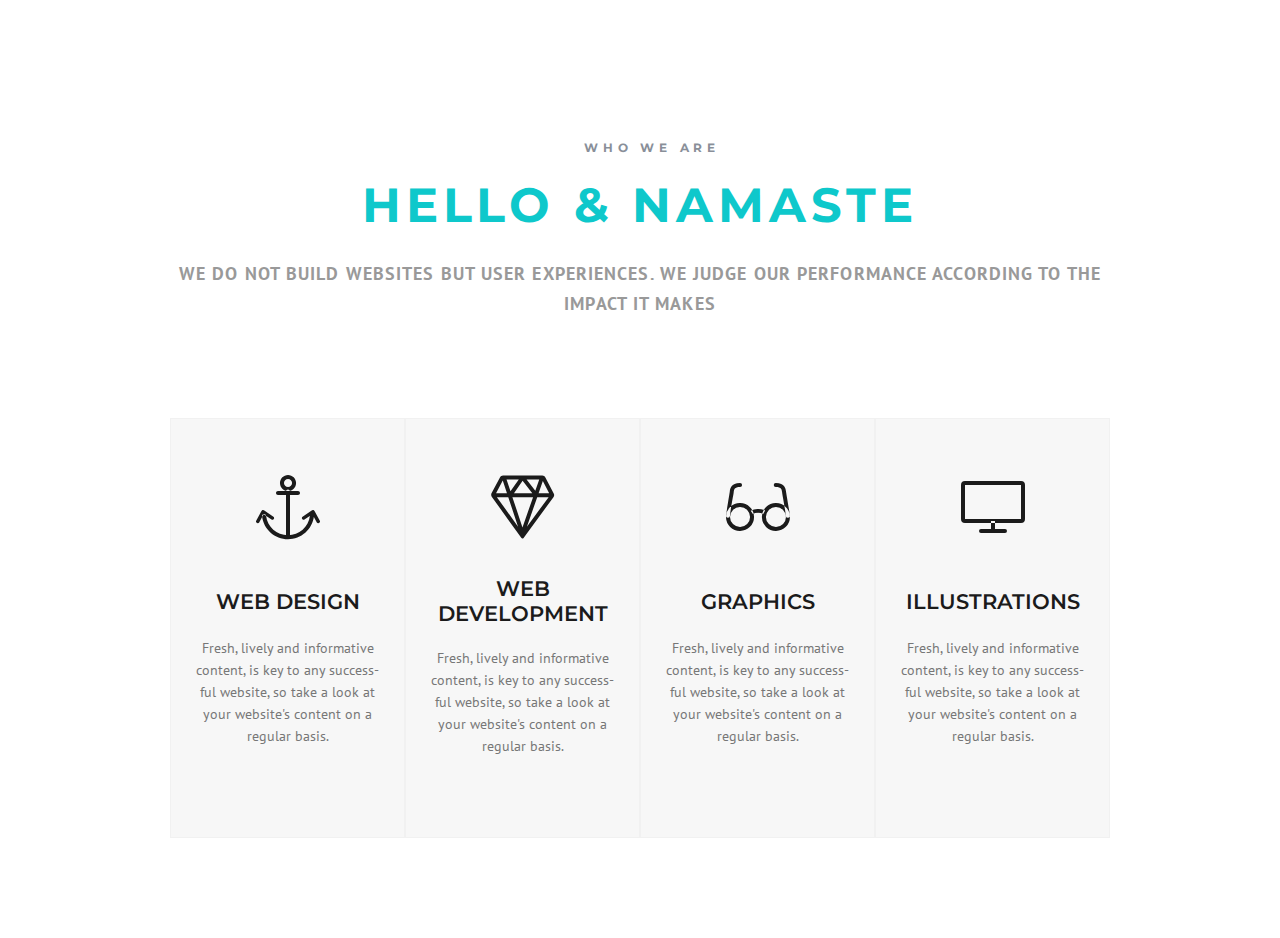
<file: dz7_boxmodel/index.html>
<!DOCTYPE html>
<html lang="en">

<head>
	<meta charset="UTF-8" />
	<meta name="viewport" content="width=device-width, initial-scale=1.0" />
	<meta http-equiv="X-Ua-Compatible" content="ie=edge" />
	<link rel="preconnect" href="https://fonts.gstatic.com">
	<link href="https://fonts.googleapis.com/css2?family=Montserrat:wght@400;700&family=PT+Sans:ital@1&display=swap"
		rel="stylesheet">
	<link rel="stylesheet" href="css/style.css" />
	<title>homework seven1</title>
</head>

<body>
	<section class="shell">
		<p class="text1">who we are</p>
		<h1>Hello & Namaste</h1>
		<p>
			We do not build websites but user experiences. We judge our performance
			according to the impact it makes
		</p>
		<ul class="almaz">
			<li>
				<svg xmlns="http://www.w3.org/2000/svg" viewBox="0 0 64 66" width="64" height="66">
					<style>
						tspan {
							white-space: pre;
						}
					</style>
					<g>
						<g>
							<g>
								<g>
									<path class="shp0"
										d="M32 65.19C18.76 65.19 7.62 55.29 6.08 42.16C5.95 41.06 6.73 40.07 7.83 39.94C8.92 39.8 9.92 40.59 10.05 41.69C11.35 52.81 20.79 61.19 32 61.19C43.19 61.19 52.63 52.82 53.95 41.73C54.08 40.63 55.07 39.84 56.17 39.98C57.27 40.11 58.06 41.1 57.92 42.2C56.36 55.31 45.22 65.19 32 65.19ZM32 64.68C30.89 64.68 30 63.79 30 62.68L30 17.56C30 16.45 30.89 15.56 32 15.56C33.1 15.56 34 16.45 34 17.56L34 62.68C34 63.79 33.1 64.68 32 64.68ZM32.03 4.94C34.27 4.94 36.09 6.76 36.09 9C36.09 11.24 34.27 13.06 32.03 13.06C29.79 13.06 27.97 11.24 27.97 9C27.97 6.76 29.79 4.94 32.03 4.94M32.03 0.94C27.58 0.94 23.97 4.55 23.97 9C23.97 13.45 27.58 17.06 32.03 17.06C36.48 17.06 40.09 13.45 40.09 9C40.09 4.55 36.48 0.94 32.03 0.94L32.03 0.94ZM56.4 40.16L48.49 45.54C47.81 45.97 46.89 45.95 46.48 45.25L46.07 44.8C45.67 44.1 45.89 43.18 46.57 42.74L55.67 36.6C55.68 36.59 55.69 36.58 55.7 36.57L56.32 36.17C56.66 35.95 57.05 35.9 57.4 35.99C57.76 36.07 58.09 36.3 58.29 36.65L58.66 37.28C58.67 37.3 58.66 37.31 58.67 37.32L63.81 46.78C64.22 47.48 64 48.39 63.32 48.83L62.75 49.05C62.07 49.48 61.23 49.09 60.82 48.39L56.4 40.16ZM7.6 40.16L15.51 45.54C16.19 45.97 17.11 45.95 17.52 45.25L17.93 44.8C18.33 44.1 18.11 43.18 17.43 42.74L8.33 36.6C8.32 36.59 8.31 36.58 8.3 36.57L7.68 36.17C7.34 35.95 6.95 35.9 6.6 35.99C6.24 36.07 5.91 36.3 5.71 36.65L5.34 37.28C5.33 37.3 5.34 37.31 5.33 37.32L0.19 46.78C-0.22 47.48 0 48.39 0.68 48.83L1.25 49.05C1.93 49.48 2.77 49.09 3.18 48.39L7.6 40.16ZM22 17L42 17C43.1 17 44 17.89 44 19C44 20.1 43.1 21 42 21L22 21C20.9 21 20 20.1 20 19C20 17.89 20.9 17 22 17Z" />
								</g>
							</g>
						</g>
					</g>
				</svg>
				<h3 class="blok">web design</h3>
				<p>
					Fresh, lively and informative content, is key to any success&#173;ful
					website, so take a look at your website's content on a regular basis.
				</p>
			</li>
			<li>
				<svg xmlns="http://www.w3.org/2000/svg" width="65" height="64" viewBox="0 0 65 64">
					<g>
						<g>
							<path
								d="M15.774 3.98l4.011 12.088L28.2 3.98zm33.224 0H36.126l8.88 11.432zm10.068 13.996L52.64 5.689l-4.291 12.287zm-53.941 0h11.077L11.946 5.15zm53.4 4H46.952l-10.49 30.035zm-36.78 0l10.217 30.785 10.751-30.785zm-15.767 0l21.497 29.967-9.945-29.967zM52.167-.02c1.1 0 2.417.797 2.927 1.771l8.743 16.715c.51.975.394 2.496-.256 3.383L33.087 63.365c-.325.441-.749.662-1.172.662-.428 0-.856-.227-1.178-.676L.735 21.53c-.64-.895-.744-2.42-.227-3.39l8.72-16.393C9.744.775 11.066-.02 12.166-.02h19.685c.043-.004.086-.007.129-.008.05 0 .102.003.153.008zM32.122 5.345l-8.793 12.63h18.602z" />
						</g>
					</g>
				</svg>
				<h3 class="diamond">web development</h3>
				<p>
					Fresh, lively and informative content, is key to any success&#173;ful
					website, so take a look at your website's content on a regular basis.
				</p>
			</li>
			<li>
				<svg xmlns="http://www.w3.org/2000/svg" width="64.188" height="48" viewBox="0 0 64.188 48">
					<path id="Eyeglasses" class="cls-1"
						d="M726.91,516.692c-0.047,0-.1,0-0.144-0.006a2,2,0,0,1-1.852-2.137c0.061-.865,3.113-19.832,3.623-22.888,0.049-.293.088-0.606,0.131-0.934,0.393-3.072,1.127-8.789,10.342-8.789a2,2,0,0,1,0,4c-5.7,0-6,2.338-6.375,5.3-0.049.379-.1,0.742-0.153,1.08-0.4,2.387-3.162,16.676-3.58,22.518A2,2,0,0,1,726.91,516.692Zm60.18,0.125a2.2,2.2,0,0,1-2.192-1.857c-0.418-5.842-3.183-20.258-3.58-22.643-0.056-.338-0.1-0.7-0.152-1.08-0.379-2.961-.68-5.3-6.375-5.3a2,2,0,0,1,0-4c9.215,0,9.949,5.717,10.342,8.789,0.043,0.328.082,0.641,0.131,0.934,0.509,3.056,3.761,22.148,3.822,23.014a2,2,0,0,1-1.852,2.136C787.186,516.815,787.137,516.817,787.09,516.817Zm-48.006-10.8a9.959,9.959,0,1,1,0,19.918,9.961,9.961,0,1,1,0-19.918m0-4a13.961,13.961,0,1,0,0,27.918,13.959,13.959,0,1,0,0-27.918h0Zm36,4a9.959,9.959,0,1,1,0,19.918,9.961,9.961,0,1,1,0-19.918m0-4a13.961,13.961,0,1,0,0,27.918,13.959,13.959,0,1,0,0-27.918h0Zm-23.211,10.938-2.18-3.354a13.759,13.759,0,0,1,7.287-1.769,15.33,15.33,0,0,1,7.17,1.56l-1.965,3.485a11.934,11.934,0,0,0-5.205-1.045A10.382,10.382,0,0,0,751.871,512.956Z"
						transform="translate(-724.906 -481.938)" />
				</svg>
				<h3 class="blok">Graphics</h3>
				<p>
					Fresh, lively and informative content, is key to any success&#173;ful
					website, so take a look at your website's content on a regular basis.
				</p>
			</li>
			<li>
				<svg xmlns="http://www.w3.org/2000/svg" width="64" height="52.031" viewBox="0 0 64 52.031">
					<path id="Monitor" class="cls-1"
						d="M1020,483.976v34.011H964V483.976h56m0-4H964a4.013,4.013,0,0,0-4,4v34.011a4.012,4.012,0,0,0,4,4h56a4.012,4.012,0,0,0,4-4V483.976a4.012,4.012,0,0,0-4-4h0ZM994,520v8h10a2,2,0,1,1,0,4H980a2,2,0,1,1,0-4h10v-8h4Z"
						transform="translate(-960 -479.969)" />
				</svg>
				<h3 class="blok">Illustrations</h3>
				<p>
					Fresh, lively and informative content, is key to any success&#173;ful
					website, so take a look at your website's content on a regular basis.
				</p>
			</li>
		</ul>
	</section>
</body>

</html>
</file>
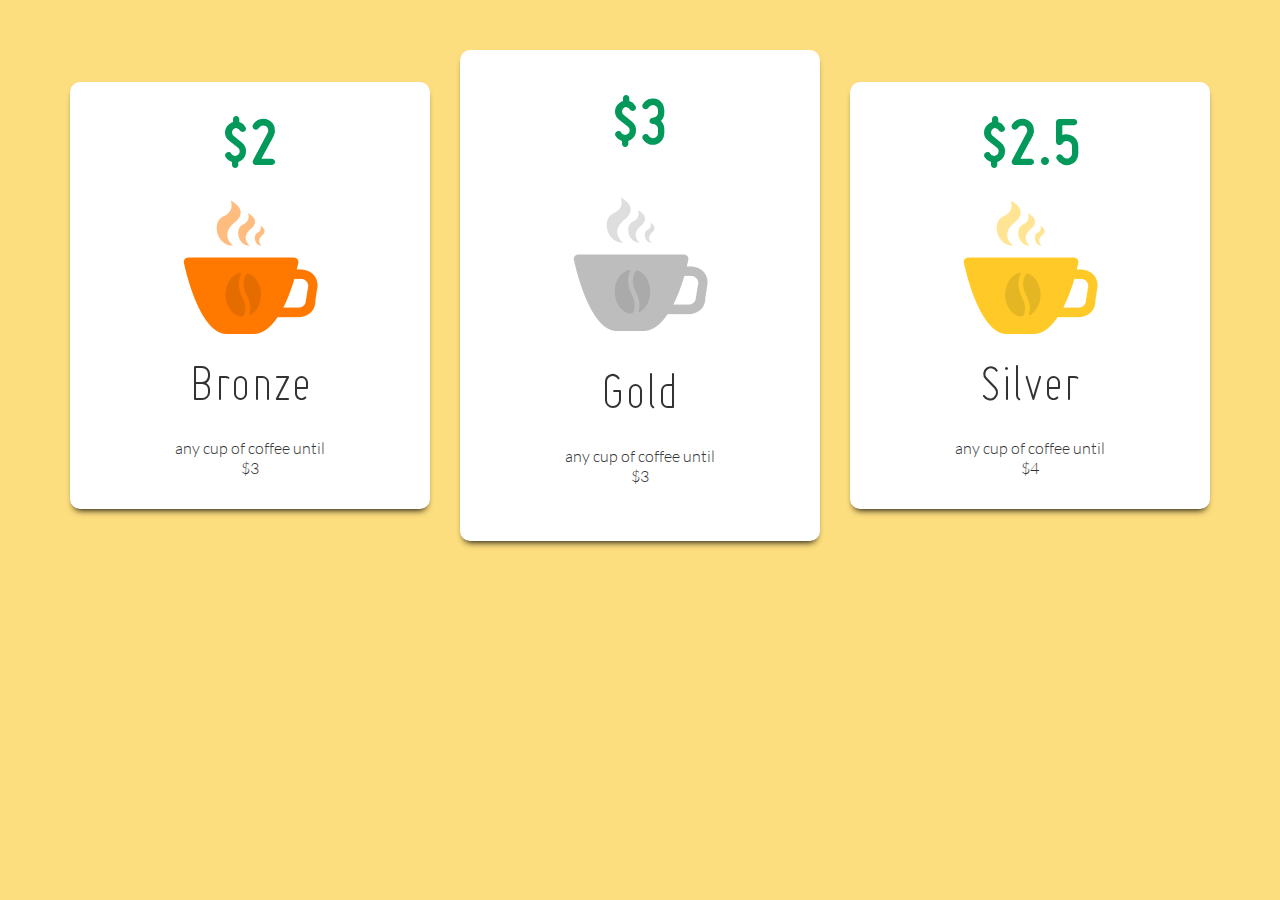
<file: dz8 kofe/index.html>
<!DOCTYPE html>
<html lang="en">

<head>
    <meta charset="UTF-8">
    <meta name="viewport" content="width=device-width, initial-scale=1.0">
    <meta http-equiv="X-Ua-Compatible" content="ie=edge">
    <link rel="stylesheet" href="css/style.css">
    <title>Coffee</title>

</head>

<body>
    <div class="cup-wrapper">
        <section class="cup-item">
            <div>
                <p>
                    <strong>$2</strong>
                </p>
                <img src="./imge/cup1.png" alt="Bronze" />
                <h2>Bronze</h2>
                <p>any cup of coffee until $3</p>
            </div>
        </section>
        <section class="cup-item">
            <div>
                <p>
                    <strong>$3</strong>
                </p>
                <img src="./imge/cup2.png" alt="Gold" />
                <h2>Gold</h2>
                <p>any cup of coffee until $3</p>
            </div>
        </section>
        <section class="cup-item">
            <div>
                <p>
                    <strong>$2.5</strong>
                </p>
                <img src="./imge/cup3.png" alt="Silver" />
                <h2>Silver</h2>
                <p>any cup of coffee until $4</p>
            </div>
        </section>
    </div>

</body>

</html>
</file>
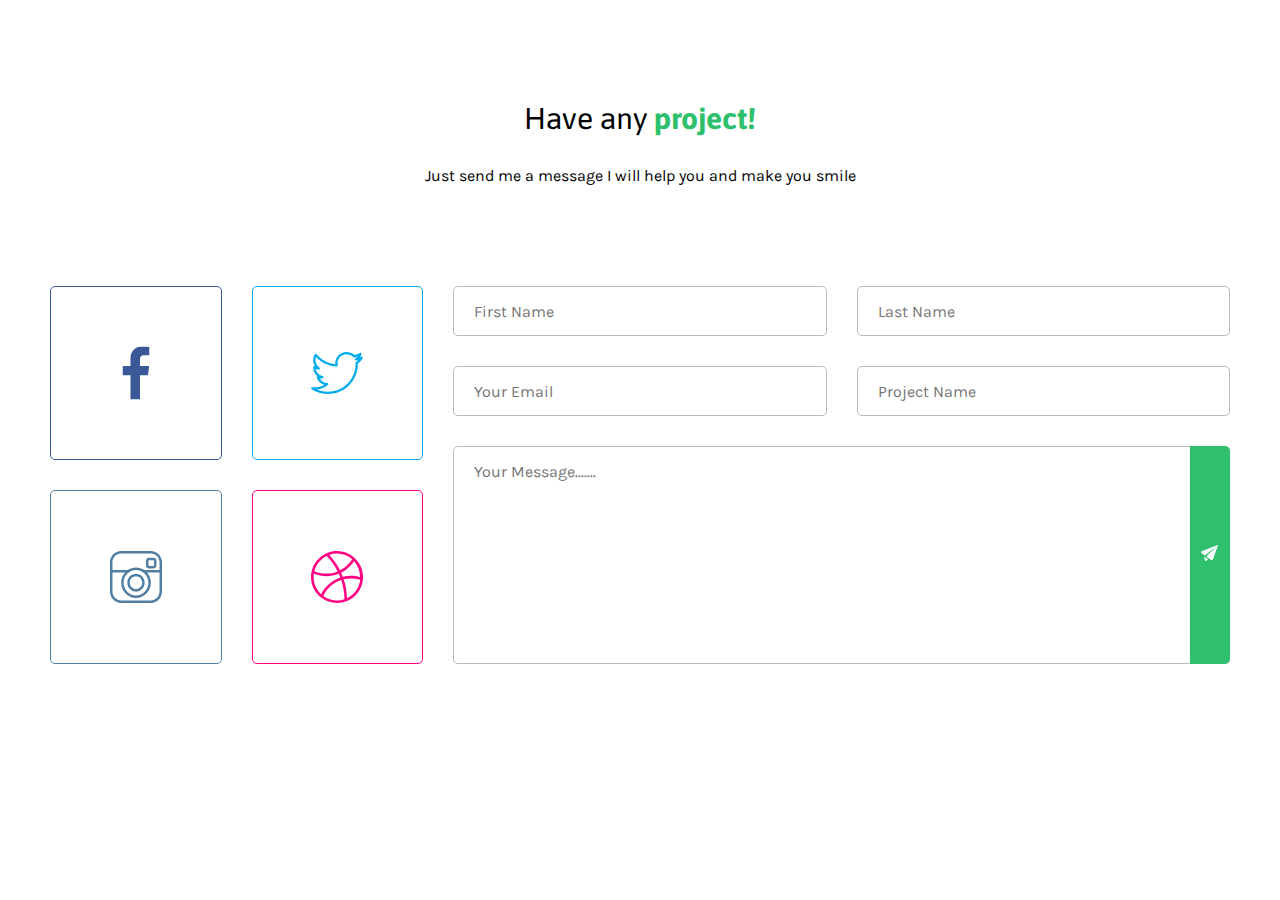
<file: grid/index.html>
<!DOCTYPE html>
<html lang="en">

<head>
    <meta charset="UTF-8">
    <meta name="viewport" content="width=device-width, initial-scale=1.0">
    <title>Document</title>
    <link rel="preconnect" href="https://fonts.gstatic.com">
    <link href="https://fonts.googleapis.com/css2?family=Asap:ital,wght@0,400;0,700;1,400&family=Karla&display=swap"
        rel="stylesheet">
    <link rel="stylesheet" href="css/normalize.css">
    <link rel="stylesheet" href="css/grid.css">
    <link rel="stylesheet" href="css/style.css">
</head>

<body>
    <section class="container any-project">
        <div class="row">
            <div class="col">
                <h1 class="main-title">Have any <strong>project!</strong></h1>
                <p>Just send me a message I will help you and make you smile</p>
            </div>
        </div>
        <div class="row">
            <div class="col-4">
                <div class="row">
                    <div class="col-6">
                        <a class="social-btn facebook" href="#">
                            <svg width="27px" height="53px">
                                <path fill="rgb(59, 89, 152)"
                                    d="M17.526,53.000 L17.526,28.825 L25.484,28.825 L26.678,19.402 L17.526,19.402 L17.526,13.386 C17.526,10.659 18.266,8.800 22.108,8.800 L27.000,8.798 L27.000,0.369 C26.154,0.257 23.250,-0.000 19.869,-0.000 C12.813,-0.000 7.982,4.390 7.982,12.453 L7.982,19.402 L-0.000,19.402 L-0.000,28.825 L7.982,28.825 L7.982,53.000 L17.526,53.000 Z" />
                            </svg>
                        </a>
                    </div>
                    <div class="col-6">
                        <a class="social-btn twitter" href="#">
                            <svg width="52px" height="42px">
                                <path fill="rgb(0, 172, 237)"
                                    d="M16.833,42.000 C11.076,42.000 5.478,40.380 0.642,37.315 C0.191,37.028 -0.000,36.473 0.180,35.973 C0.359,35.472 0.873,35.154 1.400,35.229 C5.455,35.695 9.687,34.881 13.238,32.875 C9.727,31.834 6.871,29.147 5.718,25.586 C5.593,25.201 5.683,24.783 5.955,24.483 C6.121,24.301 6.339,24.178 6.577,24.128 C3.834,22.065 2.102,18.808 2.102,15.231 C2.102,14.828 2.319,14.394 2.671,14.189 C3.023,13.985 3.459,13.921 3.813,14.112 C3.915,14.169 4.018,14.223 4.122,14.273 C2.876,12.456 2.185,10.282 2.185,8.012 C2.185,6.043 2.713,4.100 3.717,2.399 C3.905,2.076 4.244,1.867 4.622,1.837 C4.997,1.810 5.363,1.965 5.603,2.251 C10.261,7.894 17.003,11.472 24.275,12.206 C24.243,11.863 24.227,11.512 24.227,11.167 C24.227,5.010 29.300,-0.000 35.533,-0.000 C38.428,-0.000 41.230,1.107 43.321,3.063 C45.244,2.629 47.086,1.899 48.806,0.891 C49.218,0.655 49.734,0.689 50.109,0.980 C50.483,1.276 50.634,1.767 50.489,2.217 C50.123,3.348 49.580,4.405 48.882,5.353 C49.361,5.190 49.831,5.006 50.294,4.803 C50.756,4.594 51.311,4.721 51.641,5.112 C51.970,5.499 52.000,6.056 51.717,6.477 C50.379,8.447 48.749,10.164 46.867,11.590 C46.874,11.835 46.876,12.083 46.876,12.329 C46.876,26.912 35.637,42.000 16.833,42.000 ZM5.941,37.524 C9.365,38.972 13.061,39.726 16.833,39.726 C34.198,39.726 44.574,25.795 44.574,12.327 C44.574,11.911 44.562,11.492 44.546,11.076 C44.530,10.694 44.710,10.330 45.023,10.107 C45.852,9.515 46.630,8.863 47.351,8.153 C46.600,8.324 45.838,8.456 45.066,8.547 C44.532,8.622 44.016,8.296 43.839,7.787 C43.664,7.280 43.871,6.720 44.337,6.443 C45.251,5.902 46.052,5.210 46.711,4.412 C45.562,4.846 44.378,5.185 43.169,5.417 C42.782,5.497 42.379,5.370 42.108,5.080 C40.413,3.297 38.016,2.274 35.533,2.274 C30.569,2.274 26.530,6.263 26.530,11.167 C26.530,11.847 26.608,12.531 26.764,13.195 C26.845,13.541 26.758,13.907 26.525,14.182 C26.295,14.455 25.947,14.644 25.585,14.587 C17.726,14.196 10.323,10.746 5.004,5.042 C4.663,5.993 4.488,6.998 4.488,8.012 C4.488,10.996 5.985,13.759 8.490,15.413 C8.918,15.695 9.105,16.220 8.948,16.705 C8.792,17.187 8.306,17.478 7.818,17.496 C6.719,17.462 5.628,17.269 4.587,16.923 C5.299,20.446 8.041,23.239 11.624,23.951 C12.149,24.055 12.531,24.499 12.548,25.026 C12.566,25.552 12.216,26.023 11.702,26.164 C10.710,26.430 9.667,26.580 8.647,26.559 C10.190,29.254 13.086,31.008 16.319,31.072 C16.805,31.081 17.233,31.394 17.388,31.849 C17.542,32.304 17.388,32.809 17.006,33.105 C13.770,35.609 9.980,37.114 5.941,37.524 Z" />
                            </svg>
                        </a>
                    </div>
                    <div class="col-6">
                        <a class="social-btn instagram" href="#">
                            <svg width="52px" height="52px">
                                <path fill="rgb(81, 127, 164)"
                                    d="M43.620,6.752 L38.849,6.752 C37.291,6.752 36.021,8.052 36.021,9.649 L36.021,14.536 C36.021,16.133 37.291,17.433 38.849,17.433 L43.620,17.433 C45.179,17.433 46.448,16.133 46.448,14.536 L46.448,9.649 C46.448,8.052 45.179,6.752 43.620,6.752 ZM43.972,14.536 C43.972,14.734 43.815,14.896 43.620,14.896 L38.849,14.896 C38.655,14.896 38.498,14.734 38.498,14.536 L38.498,9.649 C38.498,9.449 38.656,9.289 38.849,9.289 L43.620,9.289 C43.814,9.289 43.972,9.449 43.972,9.649 L43.972,14.536 ZM40.857,-0.000 L11.143,-0.000 C4.999,-0.000 -0.000,5.121 -0.000,11.414 L-0.000,40.585 C-0.000,46.878 4.999,52.000 11.143,52.000 L40.857,52.000 C47.001,52.000 52.000,46.878 52.000,40.585 L52.000,11.414 C52.000,5.121 47.001,-0.000 40.857,-0.000 ZM49.524,40.585 C49.524,45.481 45.637,49.464 40.857,49.464 L11.143,49.464 C6.364,49.464 2.476,45.481 2.476,40.585 L2.476,21.560 L14.957,21.560 C12.595,24.257 11.143,27.807 11.143,31.707 C11.143,40.099 17.807,46.927 26.000,46.927 C34.193,46.927 40.857,40.099 40.857,31.707 C40.857,27.807 39.405,24.257 37.043,21.560 L49.524,21.560 L49.524,40.585 ZM26.000,19.024 C32.827,19.024 38.380,24.713 38.380,31.707 C38.380,38.700 32.827,44.390 26.000,44.390 C19.173,44.390 13.619,38.700 13.619,31.707 C13.619,24.713 19.173,19.024 26.000,19.024 ZM49.524,19.024 L34.195,19.024 C31.844,17.424 29.028,16.487 26.000,16.487 C22.973,16.487 20.156,17.424 17.805,19.024 L2.476,19.024 L2.476,11.414 C2.476,6.518 6.364,2.536 11.143,2.536 L40.857,2.536 C45.637,2.536 49.524,6.518 49.524,11.414 L49.524,19.024 ZM26.000,40.585 C30.779,40.585 34.667,36.603 34.667,31.707 C34.667,26.811 30.779,22.829 26.000,22.829 C21.221,22.829 17.333,26.811 17.333,31.707 C17.333,36.603 21.221,40.585 26.000,40.585 ZM26.000,25.365 C29.414,25.365 32.191,28.211 32.191,31.707 C32.191,35.204 29.414,38.049 26.000,38.049 C22.587,38.049 19.809,35.204 19.809,31.707 C19.809,28.211 22.587,25.365 26.000,25.365 Z" />
                            </svg>
                        </a>
                    </div>
                    <div class="col-6">
                        <a class="social-btn dribble" href="#">
                            <svg width="52px" height="52px">
                                <path fill="rgb(255, 0, 132)"
                                    d="M43.864,7.139 L42.678,6.015 L42.640,6.083 C37.960,2.162 32.121,-0.000 26.000,-0.000 C22.676,-0.000 19.440,0.658 16.353,1.899 L16.318,1.864 L15.495,2.227 C7.839,5.615 2.251,12.511 0.551,20.673 L0.340,21.686 L0.390,21.709 C0.152,23.131 -0.000,24.567 -0.000,25.999 C-0.000,33.612 3.290,40.726 9.052,45.684 L9.040,45.711 L9.824,46.335 C14.478,50.041 20.072,52.000 26.000,52.000 C29.130,52.000 32.219,51.423 35.214,50.283 L36.037,49.965 L36.037,49.943 C44.579,46.479 50.440,38.870 51.702,29.646 L51.772,29.671 L51.901,27.983 C51.952,27.327 52.000,26.671 52.000,26.002 C52.000,18.809 49.111,12.112 43.864,7.139 ZM49.058,25.999 L49.058,26.130 C46.453,25.243 43.051,24.793 39.872,24.793 C37.115,24.793 34.410,25.136 31.731,25.813 C31.214,24.429 30.697,23.078 30.108,21.769 L30.192,21.731 L30.164,21.670 C35.438,19.031 39.788,15.097 43.031,10.171 C47.039,14.504 49.058,20.065 49.058,25.999 ZM41.263,8.331 C38.242,13.072 34.048,16.847 29.024,19.349 C26.203,13.731 22.607,8.559 18.306,3.936 C20.785,3.066 23.362,2.604 26.000,2.604 C31.636,2.604 37.004,4.644 41.263,8.331 ZM15.734,4.989 C20.146,9.588 23.818,14.774 26.669,20.428 C23.047,21.870 19.229,22.601 15.303,22.601 C11.152,22.601 7.133,21.787 3.337,20.183 C5.028,13.577 9.577,8.002 15.734,4.989 ZM2.604,25.999 C2.604,24.931 2.706,23.862 2.853,22.797 C6.814,24.395 10.994,25.205 15.303,25.205 C19.615,25.205 23.801,24.385 27.772,22.780 C28.327,24.006 28.848,25.267 29.338,26.564 C20.996,29.380 14.141,35.340 10.189,43.212 C5.351,38.780 2.604,32.598 2.604,25.999 ZM12.253,44.913 C15.859,37.372 22.320,31.657 30.225,29.006 C32.278,35.188 33.365,41.619 33.459,48.153 C31.025,48.978 28.519,49.396 26.000,49.396 C21.005,49.396 16.274,47.849 12.253,44.913 ZM35.996,47.136 C35.813,40.717 34.713,34.398 32.704,28.310 C38.136,26.981 43.854,27.155 49.177,28.808 C48.221,36.973 43.298,43.798 35.996,47.136 Z" />
                            </svg>
                        </a>
                    </div>
                </div>
            </div>
            <div class="col-8">
                <form class="contact-form" action="#" method="POST">
                    <div class="row">
                        <div class="col-6">
                            <input class="contact-input" type="text" name="firstName" placeholder="First Name">
                        </div>
                        <div class="col-6">
                            <input class="contact-input" type="text" name="lastName" placeholder="Last Name">
                        </div>
                        <div class="col-6">
                            <input class="contact-input" type="email" name="email" placeholder="Your Email">
                        </div>
                        <div class="col-6">
                            <input class="contact-input" type="text" name="projectName" placeholder="Project Name">
                        </div>
                    </div>
                    <div class="row">
                        <div class="col">
                            <div class="div contact-message">
                                <textarea name="message" placeholder="Your Message......."></textarea>
                                <button class="btn-form" type="submit">
                                    <img src="./images/submit-icon.svg" alt="Submit" />
                                </button>
                            </div>
                        </div>
                    </div>
                </form>
            </div>
        </div>
    </section>
</body>

</html>
</file>
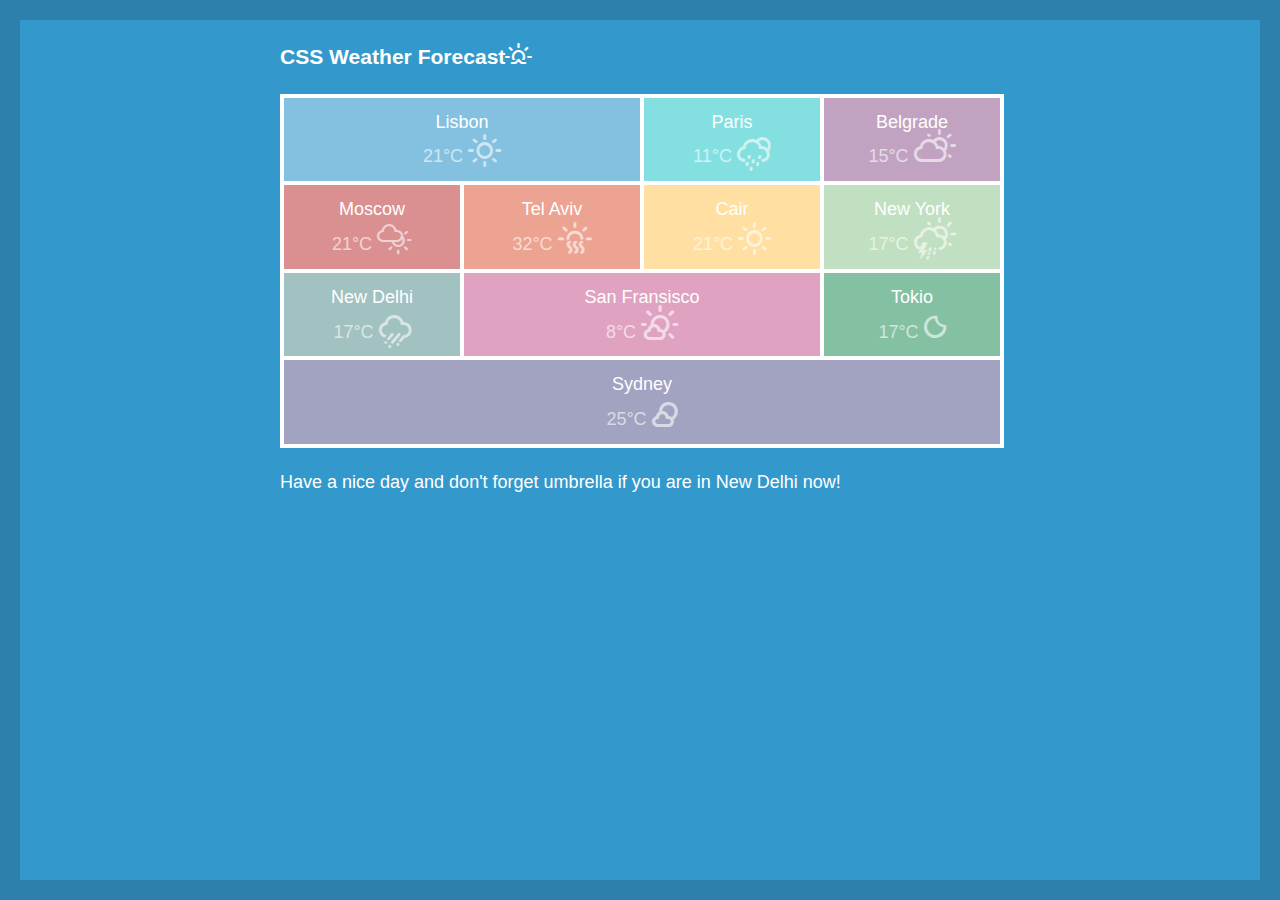
<file: dz7_boxmodel/index1.html>
<!DOCTYPE html>
<html lang="en">

<head>
	<meta charset="UTF-8">
	<meta name="viewport" content="width=device-width, initial-scale=1.0">
	<meta http-equiv="X-Ua-Compatible" content="ie=edge">
	<link rel="stylesheet" href="weather-icons-master/css/weather-icons.css">
	<link rel="stylesheet" href="css/style1.css">
	<title> Weather forecast</title>

</head>

<body>
	<div class="osnova">
		<div class="weather">
			<h3>CSS Weather Forecast<i class="wi wi-sunrise"></i></h3>
			<ul>
				<li class="city">
					Lisbon<br><span class="temperature">21&degC <i class="wi wi-day-sunny"></i></span>
				</li>
				<li class="city">
					Paris<br><span class="temperature">11&degC <i class="wi wi-night-showers"></i></span>
				</li>
				<li class="city">
					Belgrade<br><span class="temperature">15&degC <i class="wi wi-day-cloudy"></i></span>
				</li>
				<li class="city">
					Moscow<br><span class="temperature">21&degC <i class="wi wi-day-cloudy-high"></i></span>
				</li>
				<li class="city">
					Tel Aviv<br><span class="temperature">32&degC <i class="wi wi-hot"></i></span>
				</li>
				<li class="city">
					Cair<br><span class="temperature">21&degC <i class="wi wi-day-sunny"></i></span>
				</li>
				<li class="city">
					New York<br><span class="temperature">17&degC <i class="wi wi-day-sleet-storm"></i></span>
				</li>
				<li class="city">
					New Delhi<br><span class="temperature">17&degC <i class="wi wi-rain-wind"></i></span>
				</li>
				<li class="city">
					San Fransisco<br><span class="temperature">8&degC <i class="wi wi-day-sunny-overcast"></i></span>
				</li>
				<li class="city">
					Tokio<br><span class="temperature">17&degC <i class="wi wi-night-clear"></i></span>
				</li>
				<li class="city">
					Sydney<br><span class="temperature">25&degC <i class="wi wi-night-partly-cloudy"></i></span>
				</li>
			</ul>
			<p>Have a nice day and don't forget umbrella if you are in New Delhi now!</p>
		</div>
	</div>
</body>

</html>
</file>
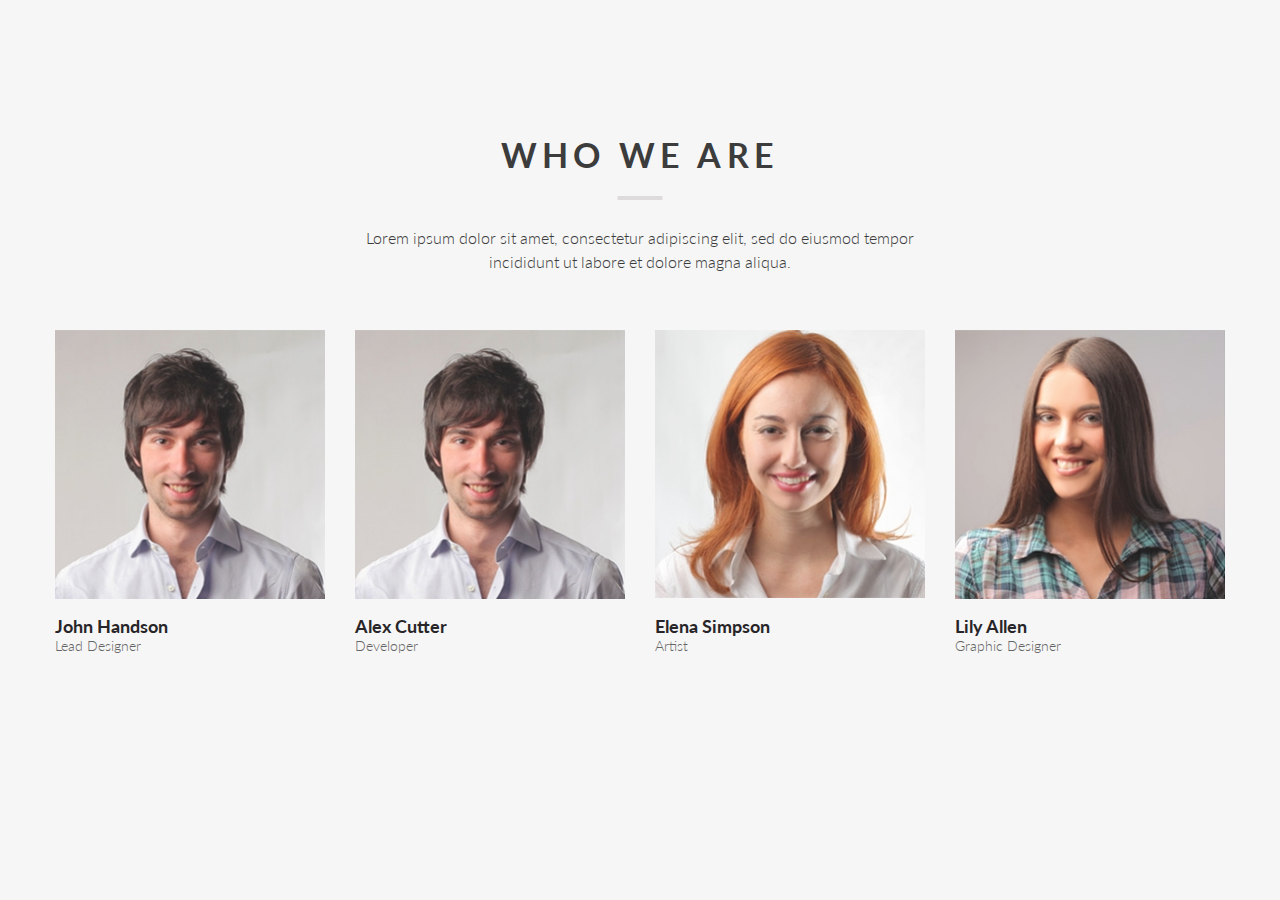
<file: dz9_positioning/index1.html>
<!DOCTYPE html>
<html lang="en">

<head>
    <meta charset="UTF-8">
    <meta name="viewport" content="width=device-width, initial-scale=1.0">
    <title>blog</title>
    <link rel="preconnect" href="https://fonts.gstatic.com">
    <link href="https://fonts.googleapis.com/css2?family=Lato:wght@300;700&display=swap" rel="stylesheet">
    <link rel="stylesheet" href="./css/normalize.css">
    <link rel="stylesheet" href="./css/style1.css">
    <link rel="stylesheet" href="./css/grid.css">
</head>

<body>
    <section>
        <div class="container">
            <div class="row">
                <div class="col-6 offset-3">
                    <h1>who we are</h1>
                    <p>Lorem ipsum dolor sit amet, consectetur adipiscing elit, sed do eiusmod tempor inci&#173;didunt
                        ut
                        labore et dolore magna aliqua.</p>
                </div>
            </div>
            <div class="row">
                <div class="col-3">
                    <div class="card">
                        <div class="card-img">
                            <img src="./images/011.jpg" alt="John Handson">
                        </div>
                        <div class="card-social">
                            <a href="#">
                                <svg data-icon="twitter" role="img" viewBox="0 0 512 512">
                                    <path fill="currentColor"
                                        d="M459.37 151.716c.325 4.548.325 9.097.325 13.645 0 138.72-105.583 298.558-298.558 298.558-59.452 0-114.68-17.219-161.137-47.106 8.447.974 16.568 1.299 25.34 1.299 49.055 0 94.213-16.568 130.274-44.832-46.132-.975-84.792-31.188-98.112-72.772 6.498.974 12.995 1.624 19.818 1.624 9.421 0 18.843-1.3 27.614-3.573-48.081-9.747-84.143-51.98-84.143-102.985v-1.299c13.969 7.797 30.214 12.67 47.431 13.319-28.264-18.843-46.781-51.005-46.781-87.391 0-19.492 5.197-37.36 14.294-52.954 51.655 63.675 129.3 105.258 216.365 109.807-1.624-7.797-2.599-15.918-2.599-24.04 0-57.828 46.782-104.934 104.934-104.934 30.213 0 57.502 12.67 76.67 33.137 23.715-4.548 46.456-13.32 66.599-25.34-7.798 24.366-24.366 44.833-46.132 57.827 21.117-2.273 41.584-8.122 60.426-16.243-14.292 20.791-32.161 39.308-52.628 54.253z">
                                    </path>
                                </svg>
                            </a>
                            <a href="#">
                                <svg data-icon="facebook-f" role="img" viewBox="0 0 320 512">
                                    <path fill="currentColor"
                                        d="M279.14 288l14.22-92.66h-88.91v-60.13c0-25.35 12.42-50.06 52.24-50.06h40.42V6.26S260.43 0 225.36 0c-73.22 0-121.08 44.38-121.08 124.72v70.62H22.89V288h81.39v224h100.17V288z">
                                    </path>
                                </svg>
                            </a>
                            <a href="#">
                                <svg data-icon="google-plus-g" role="img" viewBox="0 0 640 512">
                                    <path fill="currentColor"
                                        d="M386.061 228.496c1.834 9.692 3.143 19.384 3.143 31.956C389.204 370.205 315.599 448 204.8 448c-106.084 0-192-85.915-192-192s85.916-192 192-192c51.864 0 95.083 18.859 128.611 50.292l-52.126 50.03c-14.145-13.621-39.028-29.599-76.485-29.599-65.484 0-118.92 54.221-118.92 121.277 0 67.056 53.436 121.277 118.92 121.277 75.961 0 104.513-54.745 108.965-82.773H204.8v-66.009h181.261zm185.406 6.437V179.2h-56.001v55.733h-55.733v56.001h55.733v55.733h56.001v-55.733H627.2v-56.001h-55.733z">
                                    </path>
                                </svg>
                            </a>
                        </div>
                    </div>
                    <p class="full-name"><strong>John Handson</strong></p>
                    <p class="position">Lead Designer</p>
                </div>
                <div class="col-3">
                    <div class="card">
                        <div class="card-img">
                            <img src="./images/011.jpg" alt="Alex Cutter">
                        </div>
                        <div class="card-social">
                            <a href="#">
                                <svg data-icon="twitter" role="img" viewBox="0 0 512 512">
                                    <path fill="currentColor"
                                        d="M459.37 151.716c.325 4.548.325 9.097.325 13.645 0 138.72-105.583 298.558-298.558 298.558-59.452 0-114.68-17.219-161.137-47.106 8.447.974 16.568 1.299 25.34 1.299 49.055 0 94.213-16.568 130.274-44.832-46.132-.975-84.792-31.188-98.112-72.772 6.498.974 12.995 1.624 19.818 1.624 9.421 0 18.843-1.3 27.614-3.573-48.081-9.747-84.143-51.98-84.143-102.985v-1.299c13.969 7.797 30.214 12.67 47.431 13.319-28.264-18.843-46.781-51.005-46.781-87.391 0-19.492 5.197-37.36 14.294-52.954 51.655 63.675 129.3 105.258 216.365 109.807-1.624-7.797-2.599-15.918-2.599-24.04 0-57.828 46.782-104.934 104.934-104.934 30.213 0 57.502 12.67 76.67 33.137 23.715-4.548 46.456-13.32 66.599-25.34-7.798 24.366-24.366 44.833-46.132 57.827 21.117-2.273 41.584-8.122 60.426-16.243-14.292 20.791-32.161 39.308-52.628 54.253z">
                                    </path>
                                </svg>
                            </a>
                            <a href="#">
                                <svg data-icon="facebook-f" role="img" viewBox="0 0 320 512">
                                    <path fill="currentColor"
                                        d="M279.14 288l14.22-92.66h-88.91v-60.13c0-25.35 12.42-50.06 52.24-50.06h40.42V6.26S260.43 0 225.36 0c-73.22 0-121.08 44.38-121.08 124.72v70.62H22.89V288h81.39v224h100.17V288z">
                                    </path>
                                </svg>
                            </a>
                            <a href="#">
                                <svg data-icon="google-plus-g" role="img" viewBox="0 0 640 512">
                                    <path fill="currentColor"
                                        d="M386.061 228.496c1.834 9.692 3.143 19.384 3.143 31.956C389.204 370.205 315.599 448 204.8 448c-106.084 0-192-85.915-192-192s85.916-192 192-192c51.864 0 95.083 18.859 128.611 50.292l-52.126 50.03c-14.145-13.621-39.028-29.599-76.485-29.599-65.484 0-118.92 54.221-118.92 121.277 0 67.056 53.436 121.277 118.92 121.277 75.961 0 104.513-54.745 108.965-82.773H204.8v-66.009h181.261zm185.406 6.437V179.2h-56.001v55.733h-55.733v56.001h55.733v55.733h56.001v-55.733H627.2v-56.001h-55.733z">
                                    </path>
                                </svg>
                            </a>
                        </div>
                    </div>
                    <p class="full-name"><strong>Alex Cutter</strong></p>
                    <p class="position">Developer</p>
                </div>
                <div class="col-3">
                    <div class="card">
                        <div class="card-img">
                            <img src="./images/012.jpg" alt="Elena Simpson">
                        </div>
                        <div class="card-social">
                            <a href="#">
                                <svg data-icon="twitter" role="img" viewBox="0 0 512 512">
                                    <path fill="currentColor"
                                        d="M459.37 151.716c.325 4.548.325 9.097.325 13.645 0 138.72-105.583 298.558-298.558 298.558-59.452 0-114.68-17.219-161.137-47.106 8.447.974 16.568 1.299 25.34 1.299 49.055 0 94.213-16.568 130.274-44.832-46.132-.975-84.792-31.188-98.112-72.772 6.498.974 12.995 1.624 19.818 1.624 9.421 0 18.843-1.3 27.614-3.573-48.081-9.747-84.143-51.98-84.143-102.985v-1.299c13.969 7.797 30.214 12.67 47.431 13.319-28.264-18.843-46.781-51.005-46.781-87.391 0-19.492 5.197-37.36 14.294-52.954 51.655 63.675 129.3 105.258 216.365 109.807-1.624-7.797-2.599-15.918-2.599-24.04 0-57.828 46.782-104.934 104.934-104.934 30.213 0 57.502 12.67 76.67 33.137 23.715-4.548 46.456-13.32 66.599-25.34-7.798 24.366-24.366 44.833-46.132 57.827 21.117-2.273 41.584-8.122 60.426-16.243-14.292 20.791-32.161 39.308-52.628 54.253z">
                                    </path>
                                </svg>
                            </a>
                            <a href="#">
                                <svg data-icon="facebook-f" role="img" viewBox="0 0 320 512">
                                    <path fill="currentColor"
                                        d="M279.14 288l14.22-92.66h-88.91v-60.13c0-25.35 12.42-50.06 52.24-50.06h40.42V6.26S260.43 0 225.36 0c-73.22 0-121.08 44.38-121.08 124.72v70.62H22.89V288h81.39v224h100.17V288z">
                                    </path>
                                </svg>
                            </a>
                            <a href="#">
                                <svg data-icon="google-plus-g" role="img" viewBox="0 0 640 512">
                                    <path fill="currentColor"
                                        d="M386.061 228.496c1.834 9.692 3.143 19.384 3.143 31.956C389.204 370.205 315.599 448 204.8 448c-106.084 0-192-85.915-192-192s85.916-192 192-192c51.864 0 95.083 18.859 128.611 50.292l-52.126 50.03c-14.145-13.621-39.028-29.599-76.485-29.599-65.484 0-118.92 54.221-118.92 121.277 0 67.056 53.436 121.277 118.92 121.277 75.961 0 104.513-54.745 108.965-82.773H204.8v-66.009h181.261zm185.406 6.437V179.2h-56.001v55.733h-55.733v56.001h55.733v55.733h56.001v-55.733H627.2v-56.001h-55.733z">
                                    </path>
                                </svg>
                            </a>
                        </div>
                    </div>
                    <p class="full-name"><strong>Elena Simpson</strong></p>
                    <p class="position">Artist</p>
                </div>
                <div class="col-3">
                    <div class="card">
                        <div class="card-img">
                            <img src="./images/013.jpg" alt="Lily Allen">
                        </div>
                        <div class="card-social">
                            <a href="#">
                                <svg data-icon="twitter" role="img" viewBox="0 0 512 512">
                                    <path fill="currentColor"
                                        d="M459.37 151.716c.325 4.548.325 9.097.325 13.645 0 138.72-105.583 298.558-298.558 298.558-59.452 0-114.68-17.219-161.137-47.106 8.447.974 16.568 1.299 25.34 1.299 49.055 0 94.213-16.568 130.274-44.832-46.132-.975-84.792-31.188-98.112-72.772 6.498.974 12.995 1.624 19.818 1.624 9.421 0 18.843-1.3 27.614-3.573-48.081-9.747-84.143-51.98-84.143-102.985v-1.299c13.969 7.797 30.214 12.67 47.431 13.319-28.264-18.843-46.781-51.005-46.781-87.391 0-19.492 5.197-37.36 14.294-52.954 51.655 63.675 129.3 105.258 216.365 109.807-1.624-7.797-2.599-15.918-2.599-24.04 0-57.828 46.782-104.934 104.934-104.934 30.213 0 57.502 12.67 76.67 33.137 23.715-4.548 46.456-13.32 66.599-25.34-7.798 24.366-24.366 44.833-46.132 57.827 21.117-2.273 41.584-8.122 60.426-16.243-14.292 20.791-32.161 39.308-52.628 54.253z">
                                    </path>
                                </svg>
                            </a>
                            <a href="#">
                                <svg data-icon="facebook-f" role="img" viewBox="0 0 320 512">
                                    <path fill="currentColor"
                                        d="M279.14 288l14.22-92.66h-88.91v-60.13c0-25.35 12.42-50.06 52.24-50.06h40.42V6.26S260.43 0 225.36 0c-73.22 0-121.08 44.38-121.08 124.72v70.62H22.89V288h81.39v224h100.17V288z">
                                    </path>
                                </svg>
                            </a>
                            <a href="#">
                                <svg data-icon="google-plus-g" role="img" viewBox="0 0 640 512">
                                    <path fill="currentColor"
                                        d="M386.061 228.496c1.834 9.692 3.143 19.384 3.143 31.956C389.204 370.205 315.599 448 204.8 448c-106.084 0-192-85.915-192-192s85.916-192 192-192c51.864 0 95.083 18.859 128.611 50.292l-52.126 50.03c-14.145-13.621-39.028-29.599-76.485-29.599-65.484 0-118.92 54.221-118.92 121.277 0 67.056 53.436 121.277 118.92 121.277 75.961 0 104.513-54.745 108.965-82.773H204.8v-66.009h181.261zm185.406 6.437V179.2h-56.001v55.733h-55.733v56.001h55.733v55.733h56.001v-55.733H627.2v-56.001h-55.733z">
                                    </path>
                                </svg>
                            </a>
                        </div>
                    </div>
                    <p class="full-name"><strong>Lily Allen</strong></p>
                    <p class="position">Graphic Designer</p>
                </div>
            </div>
        </div>
    </section>
</body>

</html>
</file>
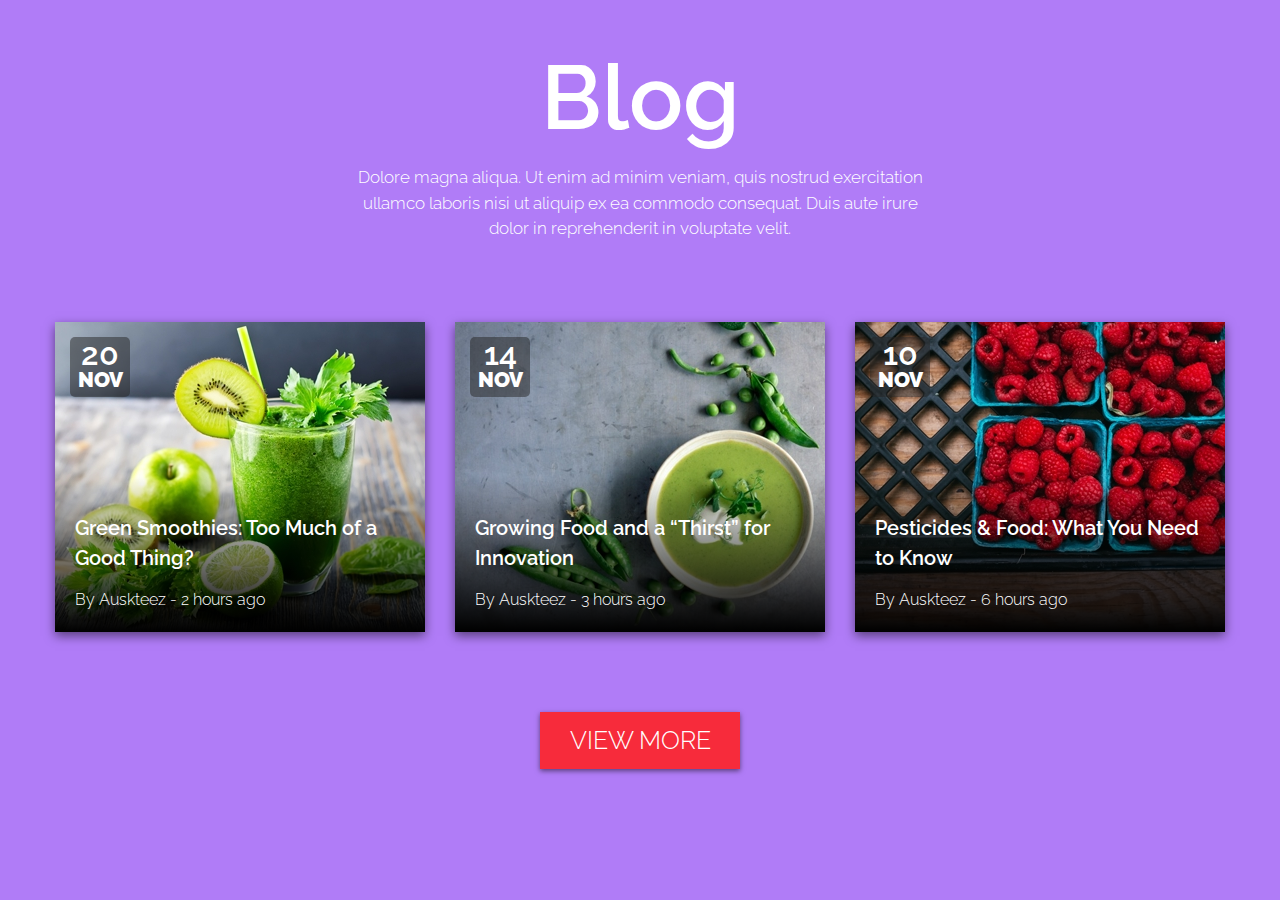
<file: dz9_positioning/indix.html>
<!DOCTYPE html>
<html lang="en">

<head>
    <meta charset="UTF-8">
    <meta name="viewport" content="width=device-width, initial-scale=1.0">
    <meta http-equiv="X-Ua-Compatible" content="ie=edge">
    <link rel="preconnect" href="https://fonts.gstatic.com">
    <link href="https://fonts.googleapis.com/css2?family=Raleway:wght@300;400;700&display=swap" rel="stylesheet">
    <link rel="stylesheet" href="css/normalize.css">
    <link rel="stylesheet" href="css/style.css">
    <link rel="stylesheet" href="css/grid.css">
    <title>blog</title>

</head>

<body>
    <section>
        <div class="container">
            <div class="row">
                <div class="col-6 offset-3">
                    <h1>Blog</h1>
                    <p>Dolore magna aliqua. Ut enim ad minim veniam, quis nostrud exercitation ullamco laboris nisi ut
                        aliquip ex ea commodo consequat. Duis aute irure dolor in reprehenderit in voluptate velit.</p>
                </div>
            </div>
            <div class="row blog-list">
                <article class="col-4 blog-article">
                    <div>
                        <img src="./images/01.jpg" alt="healthy food">
                        <strong class="article-date">20<br><span>nov</span></strong>
                        <div class="article-title">
                            <h2><a href="#">Green Smoothies: Too Much of a Good Thing?</a></h2>
                            <p data-time="2 hours ago">By Auskteez</p>
                        </div>
                    </div>
                </article>
                <article class="col-4 blog-article">
                    <div>
                        <img src="./images/02.jpg" alt="healthy food">
                        <strong class="article-date">14<br><span>nov</span></strong>
                        <div class="article-title">
                            <h2><a href="#">Growing Food and a “Thirst” for Innovation</a></h2>
                            <p data-time="3 hours ago">By Auskteez</p>
                        </div>
                    </div>
                </article>
                <article class="col-4 blog-article">
                    <div>
                        <img src="./images/03.jpg" alt="healthy food">
                        <strong class="article-date">10<br><span>nov</span></strong>
                        <div class="article-title">
                            <h2><a href="#">Pesticides & Food: What You Need to Know</a></h2>
                            <p data-time="6 hours ago">By Auskteez</p>
                        </div>
                    </div>
                </article>
            </div>
            <div class="row">
                <div class="col-12 more">
                    <a href="#" class="btm">VIEW MORE</a>
                </div>
            </div>
        </div>
    </section>
</body>

</html>
</file>
<file: dz7_boxmodel/css/style.css>
* {
	margin: 0;
	padding: 0;
}
body {
	font-family: "PT Sans", Arial, Helvetica, sans-serif;
	font-size: 14px;
	text-align: center;
}
.shell {
	padding: 133px 170px 100px;
	display: inline-block;
}
.text1 {
	font-family: "Montserrat", Arial, Helvetica, sans-serif;
	text-transform: uppercase;
	font-weight: 700;
	font-size: 12px;
	line-height: 30px;
	letter-spacing: 4.8px;
	color: #898f99;
	margin-left: 24px;
	margin-bottom: 18px;
}

h1 {
	font-family: "Montserrat", Arial, Helvetica, sans-serif;
	text-transform: uppercase;
	font-size: 48px;
	letter-spacing: 4.8px;
	line-height: 48px;
	color: #0ec8cb;
	margin-bottom: 30px;
}

h1 ~ p {
	text-transform: uppercase;
	font-size: 18px;
	font-weight: 600;
	line-height: 30px;
	letter-spacing: 1.1px;
	color: #999999;
	margin-bottom: 99px;
}

.almaz {
	font-size: 0;
	max-width: 940px;
	margin: 0px auto;
}
li {
	height: 420px;
	max-width: 25%;
	box-sizing: border-box;
	display: inline-block;
	font-size: 14px;
	border: 1px solid #f1f1f1;
	padding: 55px 22px 0;
	background-color: #f7f7f7;
	vertical-align: middle;
}
svg {
	width: 64px;
	height: 66px;
	margin-bottom: 45px;
	fill: #1b1b1b;
}
.almaz .blok {
	text-transform: uppercase;
	font-family: Montserrat;
	font-size: 21px;
	font-weight: 600;
	margin-bottom: 23px;
	color: #1b1b1b;
}
.almaz p {
	color: #777777;
	line-height: 22px;
	font-weight: 400;
}
.diamond {
	text-transform: uppercase;
	font-family: Montserrat;
	font-size: 21px;
	font-weight: 600;
	margin: -13px;
	margin-bottom: 21px;
	color: #1b1b1b;
}
li:hover {
	background-color: #0ec8cb;
}
.almaz li:hover svg {
	fill: white;
}

li:hover p {
	color: white;
}

.almaz li:hover h3 {
	color: white;
}
</file>
<file: dz8 kofe/css/style.css>
@font-face {
    font-family: Lato;
    src: url(../font/lato-light.woff2) format("woff2"), url(../font/lato-light.woff) format("woff");
    font-style: normal;
    font-weight: 300;
}
@font-face {
    font-family: Miso;
    src: url(../font/miso-lig.woff2) format("woff2"), url(../font/miso-lig.woff) format("woff");
    font-style: normal;
    font-weight: normal;
}
@font-face {
    font-family: Miso;
    src: url(../font/miso-bol.woff2) format("woff2"), url(../font/miso-bol.woff) format("woff");
    font-style: normal;
    font-weight: bold;
}
* {
    margin: 0;
    padding: 0;
}
body {
    font-family: Lato;
    font: 20px;
    line-height: 1.3;
    color: #333333;
    background-color: #fdde7e;
}
.cup-wrapper {
    display: flex;
    align-items: center;
    padding: 35px 15px;
    max-width: 1200px;
    box-sizing: border-box;
    margin: 0 auto;
}
.cup-wrapper .cup-item {
    width: 33.33%;
    padding: 15px;
    text-align: center;
}
.cup-wrapper .cup-item > div {
    background-color: #ffffff;
    padding: 43px 0 30px;
    box-shadow: 0 5px 7px -4px black;
    border-radius: 10px;
}
.cup-wrapper .cup-item:nth-child(2) > div {
    padding: 68px 0 54px;
}
.cup-item strong,
.cup-item h2 {
    font-family: Miso;
}

.cup-item strong {
    color: #02995b;
    font-size: 70px;
    font-weight: bold;
}

.cup-wrapper .cup-item:nth-child(2) > div p:first-of-type {
    margin-top: -36px;
    margin-bottom: 24px;
}
.cup-wrapper .cup-item:nth-child(2) > div img {
    margin-bottom: 25px;
}
.cup-item > div p:first-of-type {
    margin-top: -22px;
    margin-bottom: 6px;
}
.cup-item img {
    margin-bottom: 14px;
}
.cup-item h2 {
    font-weight: normal;
    font-size: 56px;
    margin-bottom: 12px;
}
.cup-item h2 + p {
    max-width: 150px;
    margin: 0 auto;
    font-weight: 300;
}
</file>
<file: grid/css/grid.css>
/* grid */
* {
    box-sizing: border-box;
}

.container {
    max-width: 1200px;
    margin: 0 auto;
    padding: 15px;
}

.row {
    margin: 0 -15px;
    display: flex;
    flex-wrap: wrap;
}

[class*="col-"],
.col {
    padding: 15px;
}
[class*="col-"] {
    max-width: 100%;
}

.col {
    flex-grow: 1;
    width: 100%;
    flex-basis: 0;
}

.col-auto {
    flex-basis: auto;
    width: auto;
}

.col-12 {
    max-width: 100%;
    flex-basis: 100%;
}

.col-11 {
    max-width: 91.6666667%;
    flex-basis: 91.6666667%;
}

.col-10 {
    max-width: 83.333333%;
    flex-basis: 83.333333%;
}

.col-9 {
    max-width: 75%;
    flex-basis: 75%;
}

.col-8 {
    max-width: 66.6666667%;
    flex-basis: 66.6666667%;
}

.col-7 {
    max-width: 58.333333%;
    flex-basis: 58.333333%;
}

.col-6 {
    max-width: 50%;
    flex-basis: 50%;
}

.col-5 {
    max-width: 41.666667%;
    flex-basis: 41.666667%;
}

.col-4 {
    max-width: 33.333333%;
    flex-basis: 33.333333%;
}

.col-3 {
    max-width: 25%;
    flex-basis: 25%;
}

.col-2 {
    max-width: 16.666667%;
    flex-basis: 16.666667%;
}

.col-1 {
    max-width: 8.333333%;
    flex-basis: 8.333333%;
}
.offset-12 {
    margin-left: 100%;
}

.offset-11 {
    margin-left: 91.6666667%;
}

.offset-10 {
    margin-left: 83.333333%;
}

.offset-9 {
    margin-left: 75%;
}

.offset-8 {
    margin-left: 66.6666667%;
}

.offset-7 {
    margin-left: 58.333333%;
}

.offset-6 {
    margin-left: 50%;
}

.offset-5 {
    margin-left: 41.666667%;
}

.offset-4 {
    margin-left: 33.333333%;
}

.offset-3 {
    margin-left: 25%;
}

.offset-2 {
    margin-left: 16.666667%;
}

.offset-1 {
    margin-left: 8.333333%;
}
</file>
<file: grid/css/style.css>
body {
    font-family: "Karla", Arial, Helvetica, sans-serif;
    font-weight: normal;
    font-size: 16px;
    line-height: 1.875;
}

input,
textarea {
    font-family: inherit;
    font-size: inherit;
    font-weight: inherit;
    font-style: inherit;
    line-height: 1.875;
    border-radius: 5px;
    border: 1px solid #bababa;
    width: 100%;
    padding: 0 20px;
}

input:focus,
input:active,
textarea:focus,
textarea:active {
    border-color: #2ec06c;
    outline: none;
}

input {
    height: 50px;
}

textarea {
    padding: 10px 20px;
    resize: none;
}

strong {
    font-weight: bold;
}

h1 {
    font-family: "Asap", Arial, Helvetica, sans-serif;
    font-size: 30px;
    text-align: center;
    margin: 25px 0 15px;
}

.container.any-project {
    padding: 50px 10px;
}

.main-title strong {
    color: #2ec06c;
}

.main-title + p {
    text-align: center;
    margin-bottom: 50px;
}

.social-btn {
    display: block;
    padding-top: 100%;
    border: 1px solid transparent;
    position: relative;
    border-radius: 5px;
}

.social-btn,
.social-btn:hover svg path {
    transition: background-color 0.5s ease-in-out, fill 0.5s ease-in-out;
}

.social-btn svg {
    position: absolute;
    top: 50%;
    left: 50%;
    transform: translate(-50%, -50%);
}

.social-btn:hover svg path {
    fill: #ffffff;
}

.social-btn.facebook {
    border-color: rgb(59, 89, 152);
}

.social-btn.twitter {
    border-color: rgb(0, 172, 237);
}

.social-btn.instagram {
    border-color: rgb(81, 127, 164);
}

.social-btn.dribble {
    border-color: rgb(255, 0, 132);
}

.social-btn.facebook:hover {
    background-color: rgb(59, 89, 152);
}

.social-btn.twitter:hover {
    background-color: rgb(0, 172, 237);
}

.social-btn.instagram:hover {
    background-color: rgb(81, 127, 164);
}

.social-btn.dribble:hover {
    background-color: rgb(255, 0, 132);
}

.contact-form {
    height: 100%;
    display: flex;
    flex-direction: column;
}

.contact-form .row:last-child {
    flex-grow: 1;
}

.contact-message {
    position: relative;
    height: 100%;
}

.contact-message textarea {
    display: block;
    height: 100%;
}

.contact-message .btn-form {
    position: absolute;
    top: 0;
    bottom: 0;
    right: 0;
    width: 40px;
    border: none;
    border-radius: 0 5px 5px 0;
    background-color: #2ec06c;
}
</file>
<file: dz7_boxmodel/css/style1.css>
* {
	padding: 0;
	margin: 0;
	border: none;
	transition: all 0.1s ease-in;
	/*list-style: none;*/
}
body {
	font-family: “Lucida Sans Unicode”, “Lucida Grande”, sans-serif;
	font-size: 18px;
	color: #ffffff;
	background-color: #2b81ac;
	line-height: 1.6;
}
.osnova {
	background-color: #3399cc;
	height: calc(100vh - 40px);
	margin: 20px;
}
.weather {
	margin: 0 auto;
	background-color: #3399cc;
	padding: 20px;
	max-width: 720px;
}
.weather > ul {
	font-size: 0;
	background-color: white;
	width: 100%;
	padding: 2px;
	margin-top: 20px;
	margin-bottom: 20px;
}
.city {
	font-size: 18px;
	display: inline-block;
	text-align: center;
	box-sizing: border-box;
	border: 2px solid white;
	padding-bottom: 10px;
	padding-top: 10px;
	opacity: 0.6;
}
.city:hover {
	opacity: 1;
}
.city i {
	font-size: 30px;
}
.city span {
	opacity: 0.6;
}
.city:nth-child(1) {
	background-color: #3399cc;
	width: 50%;
}
.city:nth-child(2) {
	background-color: #33cccc;
}
.city:nth-child(3) {
	background-color: #996699;
}
.city:nth-child(4) {
	background-color: #c24747;
}
.city:nth-child(5) {
	background-color: #e2674a;
}
.city:nth-child(6) {
	background-color: #ffcc66;
}
.city:nth-child(7) {
	background-color: #99cc99;
}
.city:nth-child(8) {
	background-color: #669999;
}
.city:nth-child(n + 2) {
	width: 25%;
}
.city:nth-child(9) {
	background-color: #cc6699;
	width: 50%;
}
.city:nth-child(10) {
	background-color: #339966;
}
.city:nth-child(11) {
	background-color: #666699;
	width: 100%;
}
</file>
<file: dz9_positioning/css/style1.css>
body {
    font-family: "Lato", Arial, Helvetica, sans-serif;
    font-size: 16px;
    line-height: 1.5;
    font-weight: 300;
    background-color: #f6f6f6;
    color: #3c3c3c;
}

h1 {
    font-size: 34px;
    text-align: center;
    font-weight: bold;
    position: relative;
    margin-bottom: 46px;
    text-transform: uppercase;
    margin-top: 99px;
    letter-spacing: 5.2px;
}

h1::before {
    content: "";
    display: block;
    width: 45px;
    height: 4px;
    background-color: #dddbdb;
    position: absolute;
    bottom: -20px;
    left: 50%;
    transform: translateX(-50%);
}

h1 + p {
    text-align: center;
    margin-bottom: 26px;
}
strong {
    font-weight: bold;
}

.card {
    position: relative;
    width: 100%;
    padding-top: 100%;
    perspective: 1000px;
}

.card-img,
.card-social {
    position: absolute;
    top: 0;
    left: 0;
    width: 100%;
    height: 100%;
    transition: 1s;
    backface-visibility: hidden;
}

.card-img img {
    display: block;
    width: 100%;
}

.card-social {
    background-color: #18b5dc;
    display: flex;
    justify-content: center;
    align-items: center;
    transform: rotateY(180deg);
}

.card:hover .card-img {
    transform: rotateY(180deg);
}

.card:hover .card-social {
    transform: rotateY(360deg);
}

.card-social a {
    display: block;
    display: flex;
    justify-content: center;
    align-items: center;
    color: white;
    text-decoration: none;
    width: 42px;
    height: 42px;
    background-color: rgba(255, 255, 255, 0.3);
    transition: all 0.5s;
}

.card-social a:not(:last-child) {
    margin-right: 5px;
}

.card-social a:hover {
    transform: scale3d(1.2, 1.2, 1.2);
    box-shadow: 0 0 5px -2px black;
}

.card-social svg {
    fill: currentColor;
    height: 23px;
    width: auto;
}

.full-name {
    font-size: 18px;
    color: #282528;
    margin-top: 17px;
    line-height: 1;
}

.position {
    font-size: 14px;
    color: #646464;
}
</file>
<file: dz9_positioning/css/grid.css>
/* grid */
* {
    box-sizing: border-box;
}

.container {
    padding: 15px;
    max-width: 1200px;
    margin: 0 auto;
}

.row {
    margin: 0 -15px;
    display: flex;
    flex-wrap: wrap;
}

[class*="col-"] {
    width: 100%;
}

[class*="col-"],
.col {
    padding: 15px;
}

.col-12 {
    max-width: 100%;
    flex-basis: 100%;
}

.col-11 {
    max-width: 91.6666667%;
    flex-basis: 91.6666667%;
}

.col-10 {
    max-width: 83.333333%;
    flex-basis: 83.333333%;
}

.col-9 {
    max-width: 75%;
    flex-basis: 75%;
}

.col-8 {
    max-width: 66.6666667%;
    flex-basis: 66.6666667%;
}

.col-7 {
    max-width: 58.333333%;
    flex-basis: 58.333333%;
}

.col-6 {
    max-width: 50%;
    flex-basis: 50%;
}

.col-5 {
    max-width: 41.666667%;
    flex-basis: 41.666667%;
}

.col-4 {
    max-width: 33.333333%;
    flex-basis: 33.333333%;
}

.col-3 {
    max-width: 25%;
    flex-basis: 25%;
}

.col-2 {
    max-width: 16.666667%;
    flex-basis: 16.666667%;
}

.col-1 {
    max-width: 8.333333%;
    flex-basis: 8.333333%;
}

.col {
    flex-grow: 1;
    width: 100%;
    flex-basis: 0;
}

.col-auto {
    flex-basis: auto;
    width: auto;
}

.offset-12 {
    margin-left: 100%;
}

.offset-11 {
    margin-left: 91.6666667%;
}

.offset-10 {
    margin-left: 83.333333%;
}

.offset-9 {
    margin-left: 75%;
}

.offset-8 {
    margin-left: 66.6666667%;
}

.offset-7 {
    margin-left: 58.333333%;
}

.offset-6 {
    margin-left: 50%;
}

.offset-5 {
    margin-left: 41.666667%;
}

.offset-4 {
    margin-left: 33.333333%;
}

.offset-3 {
    margin-left: 25%;
}

.offset-2 {
    margin-left: 16.666667%;
}

.offset-1 {
    margin-left: 8.333333%;
}
</file>
<file: dz9_positioning/css/style.css>
body {
    font-family: "Raleway", Arial, Helvetica, sans-serif;
    font-size: 16px;
    line-height: 1.5;
    font-weight: 300;
    background-color: #b07cf7;
    color: white;
}
strong {
    font-weight: 600;
}

h1,
h2 {
    font-weight: 600;
}

h1 {
    font-size: 90px;
    text-align: center;
}

h2 {
    font-size: 20px;
    margin-bottom: 15px;
}

img {
    max-width: 100%;
}
h1 + p {
    font-size: 17px;
    text-align: center;
}
.blog-list {
    padding: 50px 0;
}
.blog-article > div {
    position: relative;
    box-shadow: 0 4px 10px 0 rgba(0, 0, 0, 0.5);
    transition: box-shadow 0.5s ease-in-out;
}
.blog-article:hover > div {
    box-shadow: 0 4px 11px 1px rgba(0, 0, 0, 0.75);
}
.blog-article > div::before {
    content: "";
    display: block;
    bottom: 0;
    left: 0;
    width: 100%;
    height: 50%;
    position: absolute;
    background: linear-gradient(0deg, rgba(0, 0, 0, 1) 0%, rgba(0, 0, 0, 0) 100%);
    z-index: 0;
    transition: all 0.5s ease-in-out;
}
.blog-article:hover > div::before {
    height: 100%;
}

.blog-article img {
    display: block;
}
.blog-article .article-date {
    position: absolute;
    width: 60px;
    height: 60px;
    top: 15px;
    left: 15px;
    border-radius: 5px;
    background-color: rgba(38, 38, 38, 0.5);
    font-size: 32px;
    line-height: 0.7;
    text-align: center;
    transition: background-color 0.5s ease-in-out;
    padding-top: 6px;
}
.blog-article:hover .article-date {
    background-color: rgba(38, 38, 38, 0.9);
}
.blog-article .article-date > span {
    font-size: 21px;
    text-transform: uppercase;
    font-weight: 900;
}
.blog-article .article-title {
    position: absolute;
    bottom: 0;
    padding: 45px 20px 20px 20px;
}
.blog-article .article-title a {
    display: block;
    color: white;
    text-decoration: none;
}
.blog-article .article-title > * {
    position: relative;
    z-index: 1;
}
.blog-article .article-title > p::after {
    content: " - " attr(data-time);
    display: inline;
}
.btm {
    padding: 10px;
    height: 55xp;
    box-shadow: 0 2px 5px 0 rgba(0, 0, 0, 0.5);
    display: block;
    color: white;
    text-decoration: none;
    font-weight: 300;
    font-family: inherit;
    font-size: 25px;
    max-width: 200px;
    background-color: #f72b3b;
    margin: 0 auto;
}
.more {
    text-align: center;
}
</file>
<file: dz7_boxmodel/weather-icons-master/css/weather-icons.css>
/*!
 *  Weather Icons 2.0.10
 *  Updated November 1, 2020
 *  Weather themed icons for Bootstrap
 *  Author - Erik Flowers - erik@helloerik.com
 *  Email: erik@helloerik.com
 *  Twitter: http://twitter.com/Erik_UX
 *  ------------------------------------------------------------------------------
 *  Maintained at http://erikflowers.github.io/weather-icons
 *
 *  License
 *  ------------------------------------------------------------------------------
 *  - Font licensed under SIL OFL 1.1 -
 *    http://scripts.sil.org/OFL
 *  - CSS, SCSS and LESS are licensed under MIT License -
 *    http://opensource.org/licenses/mit-license.html
 *  - Documentation licensed under CC BY 3.0 -
 *    http://creativecommons.org/licenses/by/3.0/
 *  - Inspired by and works great as a companion with Font Awesome
 *    "Font Awesome by Dave Gandy - http://fontawesome.io"
 */
@font-face {
  font-family: 'weathericons';
  src: url('../font/weathericons-regular-webfont.eot');
  src: url('../font/weathericons-regular-webfont.eot?#iefix') format('embedded-opentype'), url('../font/weathericons-regular-webfont.woff2') format('woff2'), url('../font/weathericons-regular-webfont.woff') format('woff'), url('../font/weathericons-regular-webfont.ttf') format('truetype'), url('../font/weathericons-regular-webfont.svg#weather_iconsregular') format('svg');
  font-weight: normal;
  font-style: normal;
}
.wi {
  display: inline-block;
  font-family: 'weathericons';
  font-style: normal;
  font-weight: normal;
  line-height: 1;
  -webkit-font-smoothing: antialiased;
  -moz-osx-font-smoothing: grayscale;
}
.wi-fw {
  text-align: center;
  width: 1.4em;
}
.wi-rotate-90 {
  filter: progid:DXImageTransform.Microsoft.BasicImage(rotation=1);
  -webkit-transform: rotate(90deg);
  -ms-transform: rotate(90deg);
  transform: rotate(90deg);
}
.wi-rotate-180 {
  filter: progid:DXImageTransform.Microsoft.BasicImage(rotation=2);
  -webkit-transform: rotate(180deg);
  -ms-transform: rotate(180deg);
  transform: rotate(180deg);
}
.wi-rotate-270 {
  filter: progid:DXImageTransform.Microsoft.BasicImage(rotation=3);
  -webkit-transform: rotate(270deg);
  -ms-transform: rotate(270deg);
  transform: rotate(270deg);
}
.wi-flip-horizontal {
  filter: progid:DXImageTransform.Microsoft.BasicImage(rotation=0, mirror=1);
  -webkit-transform: scale(-1, 1);
  -ms-transform: scale(-1, 1);
  transform: scale(-1, 1);
}
.wi-flip-vertical {
  filter: progid:DXImageTransform.Microsoft.BasicImage(rotation=2, mirror=1);
  -webkit-transform: scale(1, -1);
  -ms-transform: scale(1, -1);
  transform: scale(1, -1);
}
.wi-day-sunny:before {
  content: "\f00d";
}
.wi-day-cloudy:before {
  content: "\f002";
}
.wi-day-cloudy-gusts:before {
  content: "\f000";
}
.wi-day-cloudy-windy:before {
  content: "\f001";
}
.wi-day-fog:before {
  content: "\f003";
}
.wi-day-hail:before {
  content: "\f004";
}
.wi-day-haze:before {
  content: "\f0b6";
}
.wi-day-lightning:before {
  content: "\f005";
}
.wi-day-rain:before {
  content: "\f008";
}
.wi-day-rain-mix:before {
  content: "\f006";
}
.wi-day-rain-wind:before {
  content: "\f007";
}
.wi-day-showers:before {
  content: "\f009";
}
.wi-day-sleet:before {
  content: "\f0b2";
}
.wi-day-sleet-storm:before {
  content: "\f068";
}
.wi-day-snow:before {
  content: "\f00a";
}
.wi-day-snow-thunderstorm:before {
  content: "\f06b";
}
.wi-day-snow-wind:before {
  content: "\f065";
}
.wi-day-sprinkle:before {
  content: "\f00b";
}
.wi-day-storm-showers:before {
  content: "\f00e";
}
.wi-day-sunny-overcast:before {
  content: "\f00c";
}
.wi-day-thunderstorm:before {
  content: "\f010";
}
.wi-day-windy:before {
  content: "\f085";
}
.wi-solar-eclipse:before {
  content: "\f06e";
}
.wi-hot:before {
  content: "\f072";
}
.wi-day-cloudy-high:before {
  content: "\f07d";
}
.wi-day-light-wind:before {
  content: "\f0c4";
}
.wi-night-clear:before {
  content: "\f02e";
}
.wi-night-alt-cloudy:before {
  content: "\f086";
}
.wi-night-alt-cloudy-gusts:before {
  content: "\f022";
}
.wi-night-alt-cloudy-windy:before {
  content: "\f023";
}
.wi-night-alt-hail:before {
  content: "\f024";
}
.wi-night-alt-lightning:before {
  content: "\f025";
}
.wi-night-alt-rain:before {
  content: "\f028";
}
.wi-night-alt-rain-mix:before {
  content: "\f026";
}
.wi-night-alt-rain-wind:before {
  content: "\f027";
}
.wi-night-alt-showers:before {
  content: "\f029";
}
.wi-night-alt-sleet:before {
  content: "\f0b4";
}
.wi-night-alt-sleet-storm:before {
  content: "\f06a";
}
.wi-night-alt-snow:before {
  content: "\f02a";
}
.wi-night-alt-snow-thunderstorm:before {
  content: "\f06d";
}
.wi-night-alt-snow-wind:before {
  content: "\f067";
}
.wi-night-alt-sprinkle:before {
  content: "\f02b";
}
.wi-night-alt-storm-showers:before {
  content: "\f02c";
}
.wi-night-alt-thunderstorm:before {
  content: "\f02d";
}
.wi-night-cloudy:before {
  content: "\f031";
}
.wi-night-cloudy-gusts:before {
  content: "\f02f";
}
.wi-night-cloudy-windy:before {
  content: "\f030";
}
.wi-night-fog:before {
  content: "\f04a";
}
.wi-night-hail:before {
  content: "\f032";
}
.wi-night-lightning:before {
  content: "\f033";
}
.wi-night-partly-cloudy:before {
  content: "\f083";
}
.wi-night-rain:before {
  content: "\f036";
}
.wi-night-rain-mix:before {
  content: "\f034";
}
.wi-night-rain-wind:before {
  content: "\f035";
}
.wi-night-showers:before {
  content: "\f037";
}
.wi-night-sleet:before {
  content: "\f0b3";
}
.wi-night-sleet-storm:before {
  content: "\f069";
}
.wi-night-snow:before {
  content: "\f038";
}
.wi-night-snow-thunderstorm:before {
  content: "\f06c";
}
.wi-night-snow-wind:before {
  content: "\f066";
}
.wi-night-sprinkle:before {
  content: "\f039";
}
.wi-night-storm-showers:before {
  content: "\f03a";
}
.wi-night-thunderstorm:before {
  content: "\f03b";
}
.wi-lunar-eclipse:before {
  content: "\f070";
}
.wi-stars:before {
  content: "\f077";
}
.wi-storm-showers:before {
  content: "\f01d";
}
.wi-thunderstorm:before {
  content: "\f01e";
}
.wi-night-alt-cloudy-high:before {
  content: "\f07e";
}
.wi-night-cloudy-high:before {
  content: "\f080";
}
.wi-night-alt-partly-cloudy:before {
  content: "\f081";
}
.wi-cloud:before {
  content: "\f041";
}
.wi-cloudy:before {
  content: "\f013";
}
.wi-cloudy-gusts:before {
  content: "\f011";
}
.wi-cloudy-windy:before {
  content: "\f012";
}
.wi-fog:before {
  content: "\f014";
}
.wi-hail:before {
  content: "\f015";
}
.wi-rain:before {
  content: "\f019";
}
.wi-rain-mix:before {
  content: "\f017";
}
.wi-rain-wind:before {
  content: "\f018";
}
.wi-showers:before {
  content: "\f01a";
}
.wi-sleet:before {
  content: "\f0b5";
}
.wi-snow:before {
  content: "\f01b";
}
.wi-sprinkle:before {
  content: "\f01c";
}
.wi-storm-showers:before {
  content: "\f01d";
}
.wi-thunderstorm:before {
  content: "\f01e";
}
.wi-snow-wind:before {
  content: "\f064";
}
.wi-snow:before {
  content: "\f01b";
}
.wi-smog:before {
  content: "\f074";
}
.wi-smoke:before {
  content: "\f062";
}
.wi-lightning:before {
  content: "\f016";
}
.wi-raindrops:before {
  content: "\f04e";
}
.wi-raindrop:before {
  content: "\f078";
}
.wi-dust:before {
  content: "\f063";
}
.wi-snowflake-cold:before {
  content: "\f076";
}
.wi-windy:before {
  content: "\f021";
}
.wi-strong-wind:before {
  content: "\f050";
}
.wi-sandstorm:before {
  content: "\f082";
}
.wi-earthquake:before {
  content: "\f0c6";
}
.wi-fire:before {
  content: "\f0c7";
}
.wi-flood:before {
  content: "\f07c";
}
.wi-meteor:before {
  content: "\f071";
}
.wi-tsunami:before {
  content: "\f0c5";
}
.wi-volcano:before {
  content: "\f0c8";
}
.wi-hurricane:before {
  content: "\f073";
}
.wi-tornado:before {
  content: "\f056";
}
.wi-small-craft-advisory:before {
  content: "\f0cc";
}
.wi-gale-warning:before {
  content: "\f0cd";
}
.wi-storm-warning:before {
  content: "\f0ce";
}
.wi-hurricane-warning:before {
  content: "\f0cf";
}
.wi-wind-direction:before {
  content: "\f0b1";
}
.wi-alien:before {
  content: "\f075";
}
.wi-celsius:before {
  content: "\f03c";
}
.wi-fahrenheit:before {
  content: "\f045";
}
.wi-degrees:before {
  content: "\f042";
}
.wi-thermometer:before {
  content: "\f055";
}
.wi-thermometer-exterior:before {
  content: "\f053";
}
.wi-thermometer-internal:before {
  content: "\f054";
}
.wi-cloud-down:before {
  content: "\f03d";
}
.wi-cloud-up:before {
  content: "\f040";
}
.wi-cloud-refresh:before {
  content: "\f03e";
}
.wi-horizon:before {
  content: "\f047";
}
.wi-horizon-alt:before {
  content: "\f046";
}
.wi-sunrise:before {
  content: "\f051";
}
.wi-sunset:before {
  content: "\f052";
}
.wi-moonrise:before {
  content: "\f0c9";
}
.wi-moonset:before {
  content: "\f0ca";
}
.wi-refresh:before {
  content: "\f04c";
}
.wi-refresh-alt:before {
  content: "\f04b";
}
.wi-umbrella:before {
  content: "\f084";
}
.wi-barometer:before {
  content: "\f079";
}
.wi-humidity:before {
  content: "\f07a";
}
.wi-na:before {
  content: "\f07b";
}
.wi-train:before {
  content: "\f0cb";
}
.wi-moon-new:before {
  content: "\f095";
}
.wi-moon-waxing-crescent-1:before {
  content: "\f096";
}
.wi-moon-waxing-crescent-2:before {
  content: "\f097";
}
.wi-moon-waxing-crescent-3:before {
  content: "\f098";
}
.wi-moon-waxing-crescent-4:before {
  content: "\f099";
}
.wi-moon-waxing-crescent-5:before {
  content: "\f09a";
}
.wi-moon-waxing-crescent-6:before {
  content: "\f09b";
}
.wi-moon-first-quarter:before {
  content: "\f09c";
}
.wi-moon-waxing-gibbous-1:before {
  content: "\f09d";
}
.wi-moon-waxing-gibbous-2:before {
  content: "\f09e";
}
.wi-moon-waxing-gibbous-3:before {
  content: "\f09f";
}
.wi-moon-waxing-gibbous-4:before {
  content: "\f0a0";
}
.wi-moon-waxing-gibbous-5:before {
  content: "\f0a1";
}
.wi-moon-waxing-gibbous-6:before {
  content: "\f0a2";
}
.wi-moon-full:before {
  content: "\f0a3";
}
.wi-moon-waning-gibbous-1:before {
  content: "\f0a4";
}
.wi-moon-waning-gibbous-2:before {
  content: "\f0a5";
}
.wi-moon-waning-gibbous-3:before {
  content: "\f0a6";
}
.wi-moon-waning-gibbous-4:before {
  content: "\f0a7";
}
.wi-moon-waning-gibbous-5:before {
  content: "\f0a8";
}
.wi-moon-waning-gibbous-6:before {
  content: "\f0a9";
}
.wi-moon-third-quarter:before {
  content: "\f0aa";
}
.wi-moon-waning-crescent-1:before {
  content: "\f0ab";
}
.wi-moon-waning-crescent-2:before {
  content: "\f0ac";
}
.wi-moon-waning-crescent-3:before {
  content: "\f0ad";
}
.wi-moon-waning-crescent-4:before {
  content: "\f0ae";
}
.wi-moon-waning-crescent-5:before {
  content: "\f0af";
}
.wi-moon-waning-crescent-6:before {
  content: "\f0b0";
}
.wi-moon-alt-new:before {
  content: "\f0eb";
}
.wi-moon-alt-waxing-crescent-1:before {
  content: "\f0d0";
}
.wi-moon-alt-waxing-crescent-2:before {
  content: "\f0d1";
}
.wi-moon-alt-waxing-crescent-3:before {
  content: "\f0d2";
}
.wi-moon-alt-waxing-crescent-4:before {
  content: "\f0d3";
}
.wi-moon-alt-waxing-crescent-5:before {
  content: "\f0d4";
}
.wi-moon-alt-waxing-crescent-6:before {
  content: "\f0d5";
}
.wi-moon-alt-first-quarter:before {
  content: "\f0d6";
}
.wi-moon-alt-waxing-gibbous-1:before {
  content: "\f0d7";
}
.wi-moon-alt-waxing-gibbous-2:before {
  content: "\f0d8";
}
.wi-moon-alt-waxing-gibbous-3:before {
  content: "\f0d9";
}
.wi-moon-alt-waxing-gibbous-4:before {
  content: "\f0da";
}
.wi-moon-alt-waxing-gibbous-5:before {
  content: "\f0db";
}
.wi-moon-alt-waxing-gibbous-6:before {
  content: "\f0dc";
}
.wi-moon-alt-full:before {
  content: "\f0dd";
}
.wi-moon-alt-waning-gibbous-1:before {
  content: "\f0de";
}
.wi-moon-alt-waning-gibbous-2:before {
  content: "\f0df";
}
.wi-moon-alt-waning-gibbous-3:before {
  content: "\f0e0";
}
.wi-moon-alt-waning-gibbous-4:before {
  content: "\f0e1";
}
.wi-moon-alt-waning-gibbous-5:before {
  content: "\f0e2";
}
.wi-moon-alt-waning-gibbous-6:before {
  content: "\f0e3";
}
.wi-moon-alt-third-quarter:before {
  content: "\f0e4";
}
.wi-moon-alt-waning-crescent-1:before {
  content: "\f0e5";
}
.wi-moon-alt-waning-crescent-2:before {
  content: "\f0e6";
}
.wi-moon-alt-waning-crescent-3:before {
  content: "\f0e7";
}
.wi-moon-alt-waning-crescent-4:before {
  content: "\f0e8";
}
.wi-moon-alt-waning-crescent-5:before {
  content: "\f0e9";
}
.wi-moon-alt-waning-crescent-6:before {
  content: "\f0ea";
}
.wi-moon-0:before {
  content: "\f095";
}
.wi-moon-1:before {
  content: "\f096";
}
.wi-moon-2:before {
  content: "\f097";
}
.wi-moon-3:before {
  content: "\f098";
}
.wi-moon-4:before {
  content: "\f099";
}
.wi-moon-5:before {
  content: "\f09a";
}
.wi-moon-6:before {
  content: "\f09b";
}
.wi-moon-7:before {
  content: "\f09c";
}
.wi-moon-8:before {
  content: "\f09d";
}
.wi-moon-9:before {
  content: "\f09e";
}
.wi-moon-10:before {
  content: "\f09f";
}
.wi-moon-11:before {
  content: "\f0a0";
}
.wi-moon-12:before {
  content: "\f0a1";
}
.wi-moon-13:before {
  content: "\f0a2";
}
.wi-moon-14:before {
  content: "\f0a3";
}
.wi-moon-15:before {
  content: "\f0a4";
}
.wi-moon-16:before {
  content: "\f0a5";
}
.wi-moon-17:before {
  content: "\f0a6";
}
.wi-moon-18:before {
  content: "\f0a7";
}
.wi-moon-19:before {
  content: "\f0a8";
}
.wi-moon-20:before {
  content: "\f0a9";
}
.wi-moon-21:before {
  content: "\f0aa";
}
.wi-moon-22:before {
  content: "\f0ab";
}
.wi-moon-23:before {
  content: "\f0ac";
}
.wi-moon-24:before {
  content: "\f0ad";
}
.wi-moon-25:before {
  content: "\f0ae";
}
.wi-moon-26:before {
  content: "\f0af";
}
.wi-moon-27:before {
  content: "\f0b0";
}
.wi-time-1:before {
  content: "\f08a";
}
.wi-time-2:before {
  content: "\f08b";
}
.wi-time-3:before {
  content: "\f08c";
}
.wi-time-4:before {
  content: "\f08d";
}
.wi-time-5:before {
  content: "\f08e";
}
.wi-time-6:before {
  content: "\f08f";
}
.wi-time-7:before {
  content: "\f090";
}
.wi-time-8:before {
  content: "\f091";
}
.wi-time-9:before {
  content: "\f092";
}
.wi-time-10:before {
  content: "\f093";
}
.wi-time-11:before {
  content: "\f094";
}
.wi-time-12:before {
  content: "\f089";
}
.wi-direction-up:before {
  content: "\f058";
}
.wi-direction-up-right:before {
  content: "\f057";
}
.wi-direction-right:before {
  content: "\f04d";
}
.wi-direction-down-right:before {
  content: "\f088";
}
.wi-direction-down:before {
  content: "\f044";
}
.wi-direction-down-left:before {
  content: "\f043";
}
.wi-direction-left:before {
  content: "\f048";
}
.wi-direction-up-left:before {
  content: "\f087";
}
.wi-wind-beaufort-0:before {
  content: "\f0b7";
}
.wi-wind-beaufort-1:before {
  content: "\f0b8";
}
.wi-wind-beaufort-2:before {
  content: "\f0b9";
}
.wi-wind-beaufort-3:before {
  content: "\f0ba";
}
.wi-wind-beaufort-4:before {
  content: "\f0bb";
}
.wi-wind-beaufort-5:before {
  content: "\f0bc";
}
.wi-wind-beaufort-6:before {
  content: "\f0bd";
}
.wi-wind-beaufort-7:before {
  content: "\f0be";
}
.wi-wind-beaufort-8:before {
  content: "\f0bf";
}
.wi-wind-beaufort-9:before {
  content: "\f0c0";
}
.wi-wind-beaufort-10:before {
  content: "\f0c1";
}
.wi-wind-beaufort-11:before {
  content: "\f0c2";
}
.wi-wind-beaufort-12:before {
  content: "\f0c3";
}
.wi-yahoo-0:before {
  content: "\f056";
}
.wi-yahoo-1:before {
  content: "\f00e";
}
.wi-yahoo-2:before {
  content: "\f073";
}
.wi-yahoo-3:before {
  content: "\f01e";
}
.wi-yahoo-4:before {
  content: "\f01e";
}
.wi-yahoo-5:before {
  content: "\f017";
}
.wi-yahoo-6:before {
  content: "\f017";
}
.wi-yahoo-7:before {
  content: "\f017";
}
.wi-yahoo-8:before {
  content: "\f015";
}
.wi-yahoo-9:before {
  content: "\f01a";
}
.wi-yahoo-10:before {
  content: "\f015";
}
.wi-yahoo-11:before {
  content: "\f01a";
}
.wi-yahoo-12:before {
  content: "\f01a";
}
.wi-yahoo-13:before {
  content: "\f01b";
}
.wi-yahoo-14:before {
  content: "\f00a";
}
.wi-yahoo-15:before {
  content: "\f064";
}
.wi-yahoo-16:before {
  content: "\f01b";
}
.wi-yahoo-17:before {
  content: "\f015";
}
.wi-yahoo-18:before {
  content: "\f017";
}
.wi-yahoo-19:before {
  content: "\f063";
}
.wi-yahoo-20:before {
  content: "\f014";
}
.wi-yahoo-21:before {
  content: "\f021";
}
.wi-yahoo-22:before {
  content: "\f062";
}
.wi-yahoo-23:before {
  content: "\f050";
}
.wi-yahoo-24:before {
  content: "\f050";
}
.wi-yahoo-25:before {
  content: "\f076";
}
.wi-yahoo-26:before {
  content: "\f013";
}
.wi-yahoo-27:before {
  content: "\f031";
}
.wi-yahoo-28:before {
  content: "\f002";
}
.wi-yahoo-29:before {
  content: "\f031";
}
.wi-yahoo-30:before {
  content: "\f002";
}
.wi-yahoo-31:before {
  content: "\f02e";
}
.wi-yahoo-32:before {
  content: "\f00d";
}
.wi-yahoo-33:before {
  content: "\f083";
}
.wi-yahoo-34:before {
  content: "\f00c";
}
.wi-yahoo-35:before {
  content: "\f017";
}
.wi-yahoo-36:before {
  content: "\f072";
}
.wi-yahoo-37:before {
  content: "\f00e";
}
.wi-yahoo-38:before {
  content: "\f00e";
}
.wi-yahoo-39:before {
  content: "\f00e";
}
.wi-yahoo-40:before {
  content: "\f01a";
}
.wi-yahoo-41:before {
  content: "\f064";
}
.wi-yahoo-42:before {
  content: "\f01b";
}
.wi-yahoo-43:before {
  content: "\f064";
}
.wi-yahoo-44:before {
  content: "\f00c";
}
.wi-yahoo-45:before {
  content: "\f00e";
}
.wi-yahoo-46:before {
  content: "\f01b";
}
.wi-yahoo-47:before {
  content: "\f00e";
}
.wi-yahoo-3200:before {
  content: "\f077";
}
.wi-forecast-io-clear-day:before {
  content: "\f00d";
}
.wi-forecast-io-clear-night:before {
  content: "\f02e";
}
.wi-forecast-io-rain:before {
  content: "\f019";
}
.wi-forecast-io-snow:before {
  content: "\f01b";
}
.wi-forecast-io-sleet:before {
  content: "\f0b5";
}
.wi-forecast-io-wind:before {
  content: "\f050";
}
.wi-forecast-io-fog:before {
  content: "\f014";
}
.wi-forecast-io-cloudy:before {
  content: "\f013";
}
.wi-forecast-io-partly-cloudy-day:before {
  content: "\f002";
}
.wi-forecast-io-partly-cloudy-night:before {
  content: "\f031";
}
.wi-forecast-io-hail:before {
  content: "\f015";
}
.wi-forecast-io-thunderstorm:before {
  content: "\f01e";
}
.wi-forecast-io-tornado:before {
  content: "\f056";
}
.wi-wmo4680-0:before,
.wi-wmo4680-00:before {
  content: "\f055";
}
.wi-wmo4680-1:before,
.wi-wmo4680-01:before {
  content: "\f013";
}
.wi-wmo4680-2:before,
.wi-wmo4680-02:before {
  content: "\f055";
}
.wi-wmo4680-3:before,
.wi-wmo4680-03:before {
  content: "\f013";
}
.wi-wmo4680-4:before,
.wi-wmo4680-04:before {
  content: "\f014";
}
.wi-wmo4680-5:before,
.wi-wmo4680-05:before {
  content: "\f014";
}
.wi-wmo4680-10:before {
  content: "\f014";
}
.wi-wmo4680-11:before {
  content: "\f014";
}
.wi-wmo4680-12:before {
  content: "\f016";
}
.wi-wmo4680-18:before {
  content: "\f050";
}
.wi-wmo4680-20:before {
  content: "\f014";
}
.wi-wmo4680-21:before {
  content: "\f017";
}
.wi-wmo4680-22:before {
  content: "\f017";
}
.wi-wmo4680-23:before {
  content: "\f019";
}
.wi-wmo4680-24:before {
  content: "\f01b";
}
.wi-wmo4680-25:before {
  content: "\f015";
}
.wi-wmo4680-26:before {
  content: "\f01e";
}
.wi-wmo4680-27:before {
  content: "\f063";
}
.wi-wmo4680-28:before {
  content: "\f063";
}
.wi-wmo4680-29:before {
  content: "\f063";
}
.wi-wmo4680-30:before {
  content: "\f014";
}
.wi-wmo4680-31:before {
  content: "\f014";
}
.wi-wmo4680-32:before {
  content: "\f014";
}
.wi-wmo4680-33:before {
  content: "\f014";
}
.wi-wmo4680-34:before {
  content: "\f014";
}
.wi-wmo4680-35:before {
  content: "\f014";
}
.wi-wmo4680-40:before {
  content: "\f017";
}
.wi-wmo4680-41:before {
  content: "\f01c";
}
.wi-wmo4680-42:before {
  content: "\f019";
}
.wi-wmo4680-43:before {
  content: "\f01c";
}
.wi-wmo4680-44:before {
  content: "\f019";
}
.wi-wmo4680-45:before {
  content: "\f015";
}
.wi-wmo4680-46:before {
  content: "\f015";
}
.wi-wmo4680-47:before {
  content: "\f01b";
}
.wi-wmo4680-48:before {
  content: "\f01b";
}
.wi-wmo4680-50:before {
  content: "\f01c";
}
.wi-wmo4680-51:before {
  content: "\f01c";
}
.wi-wmo4680-52:before {
  content: "\f019";
}
.wi-wmo4680-53:before {
  content: "\f019";
}
.wi-wmo4680-54:before {
  content: "\f076";
}
.wi-wmo4680-55:before {
  content: "\f076";
}
.wi-wmo4680-56:before {
  content: "\f076";
}
.wi-wmo4680-57:before {
  content: "\f01c";
}
.wi-wmo4680-58:before {
  content: "\f019";
}
.wi-wmo4680-60:before {
  content: "\f01c";
}
.wi-wmo4680-61:before {
  content: "\f01c";
}
.wi-wmo4680-62:before {
  content: "\f019";
}
.wi-wmo4680-63:before {
  content: "\f019";
}
.wi-wmo4680-64:before {
  content: "\f015";
}
.wi-wmo4680-65:before {
  content: "\f015";
}
.wi-wmo4680-66:before {
  content: "\f015";
}
.wi-wmo4680-67:before {
  content: "\f017";
}
.wi-wmo4680-68:before {
  content: "\f017";
}
.wi-wmo4680-70:before {
  content: "\f01b";
}
.wi-wmo4680-71:before {
  content: "\f01b";
}
.wi-wmo4680-72:before {
  content: "\f01b";
}
.wi-wmo4680-73:before {
  content: "\f01b";
}
.wi-wmo4680-74:before {
  content: "\f076";
}
.wi-wmo4680-75:before {
  content: "\f076";
}
.wi-wmo4680-76:before {
  content: "\f076";
}
.wi-wmo4680-77:before {
  content: "\f01b";
}
.wi-wmo4680-78:before {
  content: "\f076";
}
.wi-wmo4680-80:before {
  content: "\f019";
}
.wi-wmo4680-81:before {
  content: "\f01c";
}
.wi-wmo4680-82:before {
  content: "\f019";
}
.wi-wmo4680-83:before {
  content: "\f019";
}
.wi-wmo4680-84:before {
  content: "\f01d";
}
.wi-wmo4680-85:before {
  content: "\f017";
}
.wi-wmo4680-86:before {
  content: "\f017";
}
.wi-wmo4680-87:before {
  content: "\f017";
}
.wi-wmo4680-89:before {
  content: "\f015";
}
.wi-wmo4680-90:before {
  content: "\f016";
}
.wi-wmo4680-91:before {
  content: "\f01d";
}
.wi-wmo4680-92:before {
  content: "\f01e";
}
.wi-wmo4680-93:before {
  content: "\f01e";
}
.wi-wmo4680-94:before {
  content: "\f016";
}
.wi-wmo4680-95:before {
  content: "\f01e";
}
.wi-wmo4680-96:before {
  content: "\f01e";
}
.wi-wmo4680-99:before {
  content: "\f056";
}
.wi-owm-200:before {
  content: "\f01e";
}
.wi-owm-201:before {
  content: "\f01e";
}
.wi-owm-202:before {
  content: "\f01e";
}
.wi-owm-210:before {
  content: "\f016";
}
.wi-owm-211:before {
  content: "\f016";
}
.wi-owm-212:before {
  content: "\f016";
}
.wi-owm-221:before {
  content: "\f016";
}
.wi-owm-230:before {
  content: "\f01e";
}
.wi-owm-231:before {
  content: "\f01e";
}
.wi-owm-232:before {
  content: "\f01e";
}
.wi-owm-300:before {
  content: "\f01c";
}
.wi-owm-301:before {
  content: "\f01c";
}
.wi-owm-302:before {
  content: "\f019";
}
.wi-owm-310:before {
  content: "\f017";
}
.wi-owm-311:before {
  content: "\f019";
}
.wi-owm-312:before {
  content: "\f019";
}
.wi-owm-313:before {
  content: "\f01a";
}
.wi-owm-314:before {
  content: "\f019";
}
.wi-owm-321:before {
  content: "\f01c";
}
.wi-owm-500:before {
  content: "\f01c";
}
.wi-owm-501:before {
  content: "\f019";
}
.wi-owm-502:before {
  content: "\f019";
}
.wi-owm-503:before {
  content: "\f019";
}
.wi-owm-504:before {
  content: "\f019";
}
.wi-owm-511:before {
  content: "\f017";
}
.wi-owm-520:before {
  content: "\f01a";
}
.wi-owm-521:before {
  content: "\f01a";
}
.wi-owm-522:before {
  content: "\f01a";
}
.wi-owm-531:before {
  content: "\f01d";
}
.wi-owm-600:before {
  content: "\f01b";
}
.wi-owm-601:before {
  content: "\f01b";
}
.wi-owm-602:before {
  content: "\f0b5";
}
.wi-owm-611:before {
  content: "\f017";
}
.wi-owm-612:before {
  content: "\f017";
}
.wi-owm-615:before {
  content: "\f017";
}
.wi-owm-616:before {
  content: "\f017";
}
.wi-owm-620:before {
  content: "\f017";
}
.wi-owm-621:before {
  content: "\f01b";
}
.wi-owm-622:before {
  content: "\f01b";
}
.wi-owm-701:before {
  content: "\f014";
}
.wi-owm-711:before {
  content: "\f062";
}
.wi-owm-721:before {
  content: "\f0b6";
}
.wi-owm-731:before {
  content: "\f063";
}
.wi-owm-741:before {
  content: "\f014";
}
.wi-owm-761:before {
  content: "\f063";
}
.wi-owm-762:before {
  content: "\f063";
}
.wi-owm-771:before {
  content: "\f011";
}
.wi-owm-781:before {
  content: "\f056";
}
.wi-owm-800:before {
  content: "\f00d";
}
.wi-owm-801:before {
  content: "\f041";
}
.wi-owm-802:before {
  content: "\f041";
}
.wi-owm-803:before {
  content: "\f013";
}
.wi-owm-804:before {
  content: "\f013";
}
.wi-owm-900:before {
  content: "\f056";
}
.wi-owm-901:before {
  content: "\f01d";
}
.wi-owm-902:before {
  content: "\f073";
}
.wi-owm-903:before {
  content: "\f076";
}
.wi-owm-904:before {
  content: "\f072";
}
.wi-owm-905:before {
  content: "\f021";
}
.wi-owm-906:before {
  content: "\f015";
}
.wi-owm-957:before {
  content: "\f050";
}
.wi-owm-day-200:before {
  content: "\f010";
}
.wi-owm-day-201:before {
  content: "\f010";
}
.wi-owm-day-202:before {
  content: "\f010";
}
.wi-owm-day-210:before {
  content: "\f005";
}
.wi-owm-day-211:before {
  content: "\f005";
}
.wi-owm-day-212:before {
  content: "\f005";
}
.wi-owm-day-221:before {
  content: "\f005";
}
.wi-owm-day-230:before {
  content: "\f010";
}
.wi-owm-day-231:before {
  content: "\f010";
}
.wi-owm-day-232:before {
  content: "\f010";
}
.wi-owm-day-300:before {
  content: "\f00b";
}
.wi-owm-day-301:before {
  content: "\f00b";
}
.wi-owm-day-302:before {
  content: "\f008";
}
.wi-owm-day-310:before {
  content: "\f008";
}
.wi-owm-day-311:before {
  content: "\f008";
}
.wi-owm-day-312:before {
  content: "\f008";
}
.wi-owm-day-313:before {
  content: "\f008";
}
.wi-owm-day-314:before {
  content: "\f008";
}
.wi-owm-day-321:before {
  content: "\f00b";
}
.wi-owm-day-500:before {
  content: "\f00b";
}
.wi-owm-day-501:before {
  content: "\f008";
}
.wi-owm-day-502:before {
  content: "\f008";
}
.wi-owm-day-503:before {
  content: "\f008";
}
.wi-owm-day-504:before {
  content: "\f008";
}
.wi-owm-day-511:before {
  content: "\f006";
}
.wi-owm-day-520:before {
  content: "\f009";
}
.wi-owm-day-521:before {
  content: "\f009";
}
.wi-owm-day-522:before {
  content: "\f009";
}
.wi-owm-day-531:before {
  content: "\f00e";
}
.wi-owm-day-600:before {
  content: "\f00a";
}
.wi-owm-day-601:before {
  content: "\f0b2";
}
.wi-owm-day-602:before {
  content: "\f00a";
}
.wi-owm-day-611:before {
  content: "\f006";
}
.wi-owm-day-612:before {
  content: "\f006";
}
.wi-owm-day-615:before {
  content: "\f006";
}
.wi-owm-day-616:before {
  content: "\f006";
}
.wi-owm-day-620:before {
  content: "\f006";
}
.wi-owm-day-621:before {
  content: "\f00a";
}
.wi-owm-day-622:before {
  content: "\f00a";
}
.wi-owm-day-701:before {
  content: "\f003";
}
.wi-owm-day-711:before {
  content: "\f062";
}
.wi-owm-day-721:before {
  content: "\f0b6";
}
.wi-owm-day-731:before {
  content: "\f063";
}
.wi-owm-day-741:before {
  content: "\f003";
}
.wi-owm-day-761:before {
  content: "\f063";
}
.wi-owm-day-762:before {
  content: "\f063";
}
.wi-owm-day-781:before {
  content: "\f056";
}
.wi-owm-day-800:before {
  content: "\f00d";
}
.wi-owm-day-801:before {
  content: "\f002";
}
.wi-owm-day-802:before {
  content: "\f002";
}
.wi-owm-day-803:before {
  content: "\f013";
}
.wi-owm-day-804:before {
  content: "\f013";
}
.wi-owm-day-900:before {
  content: "\f056";
}
.wi-owm-day-902:before {
  content: "\f073";
}
.wi-owm-day-903:before {
  content: "\f076";
}
.wi-owm-day-904:before {
  content: "\f072";
}
.wi-owm-day-906:before {
  content: "\f004";
}
.wi-owm-day-957:before {
  content: "\f050";
}
.wi-owm-night-200:before {
  content: "\f02d";
}
.wi-owm-night-201:before {
  content: "\f02d";
}
.wi-owm-night-202:before {
  content: "\f02d";
}
.wi-owm-night-210:before {
  content: "\f025";
}
.wi-owm-night-211:before {
  content: "\f025";
}
.wi-owm-night-212:before {
  content: "\f025";
}
.wi-owm-night-221:before {
  content: "\f025";
}
.wi-owm-night-230:before {
  content: "\f02d";
}
.wi-owm-night-231:before {
  content: "\f02d";
}
.wi-owm-night-232:before {
  content: "\f02d";
}
.wi-owm-night-300:before {
  content: "\f02b";
}
.wi-owm-night-301:before {
  content: "\f02b";
}
.wi-owm-night-302:before {
  content: "\f028";
}
.wi-owm-night-310:before {
  content: "\f028";
}
.wi-owm-night-311:before {
  content: "\f028";
}
.wi-owm-night-312:before {
  content: "\f028";
}
.wi-owm-night-313:before {
  content: "\f028";
}
.wi-owm-night-314:before {
  content: "\f028";
}
.wi-owm-night-321:before {
  content: "\f02b";
}
.wi-owm-night-500:before {
  content: "\f02b";
}
.wi-owm-night-501:before {
  content: "\f028";
}
.wi-owm-night-502:before {
  content: "\f028";
}
.wi-owm-night-503:before {
  content: "\f028";
}
.wi-owm-night-504:before {
  content: "\f028";
}
.wi-owm-night-511:before {
  content: "\f026";
}
.wi-owm-night-520:before {
  content: "\f029";
}
.wi-owm-night-521:before {
  content: "\f029";
}
.wi-owm-night-522:before {
  content: "\f029";
}
.wi-owm-night-531:before {
  content: "\f02c";
}
.wi-owm-night-600:before {
  content: "\f02a";
}
.wi-owm-night-601:before {
  content: "\f0b4";
}
.wi-owm-night-602:before {
  content: "\f02a";
}
.wi-owm-night-611:before {
  content: "\f026";
}
.wi-owm-night-612:before {
  content: "\f026";
}
.wi-owm-night-615:before {
  content: "\f026";
}
.wi-owm-night-616:before {
  content: "\f026";
}
.wi-owm-night-620:before {
  content: "\f026";
}
.wi-owm-night-621:before {
  content: "\f02a";
}
.wi-owm-night-622:before {
  content: "\f02a";
}
.wi-owm-night-701:before {
  content: "\f04a";
}
.wi-owm-night-711:before {
  content: "\f062";
}
.wi-owm-night-721:before {
  content: "\f0b6";
}
.wi-owm-night-731:before {
  content: "\f063";
}
.wi-owm-night-741:before {
  content: "\f04a";
}
.wi-owm-night-761:before {
  content: "\f063";
}
.wi-owm-night-762:before {
  content: "\f063";
}
.wi-owm-night-781:before {
  content: "\f056";
}
.wi-owm-night-800:before {
  content: "\f02e";
}
.wi-owm-night-801:before {
  content: "\f081";
}
.wi-owm-night-802:before {
  content: "\f086";
}
.wi-owm-night-803:before {
  content: "\f013";
}
.wi-owm-night-804:before {
  content: "\f013";
}
.wi-owm-night-900:before {
  content: "\f056";
}
.wi-owm-night-902:before {
  content: "\f073";
}
.wi-owm-night-903:before {
  content: "\f076";
}
.wi-owm-night-904:before {
  content: "\f072";
}
.wi-owm-night-906:before {
  content: "\f024";
}
.wi-owm-night-957:before {
  content: "\f050";
}
.wi-wu-chanceflurries:before {
  content: "\f064";
}
.wi-wu-chancerain:before {
  content: "\f019";
}
.wi-wu-chancesleat:before {
  content: "\f0b5";
}
.wi-wu-chancesnow:before {
  content: "\f01b";
}
.wi-wu-chancetstorms:before {
  content: "\f01e";
}
.wi-wu-clear:before {
  content: "\f00d";
}
.wi-wu-cloudy:before {
  content: "\f002";
}
.wi-wu-flurries:before {
  content: "\f064";
}
.wi-wu-hazy:before {
  content: "\f0b6";
}
.wi-wu-mostlycloudy:before {
  content: "\f002";
}
.wi-wu-mostlysunny:before {
  content: "\f00d";
}
.wi-wu-partlycloudy:before {
  content: "\f002";
}
.wi-wu-partlysunny:before {
  content: "\f00d";
}
.wi-wu-rain:before {
  content: "\f01a";
}
.wi-wu-sleat:before {
  content: "\f0b5";
}
.wi-wu-snow:before {
  content: "\f01b";
}
.wi-wu-sunny:before {
  content: "\f00d";
}
.wi-wu-tstorms:before {
  content: "\f01e";
}
.wi-wu-unknown:before {
  content: "\f00d";
}
</file>
